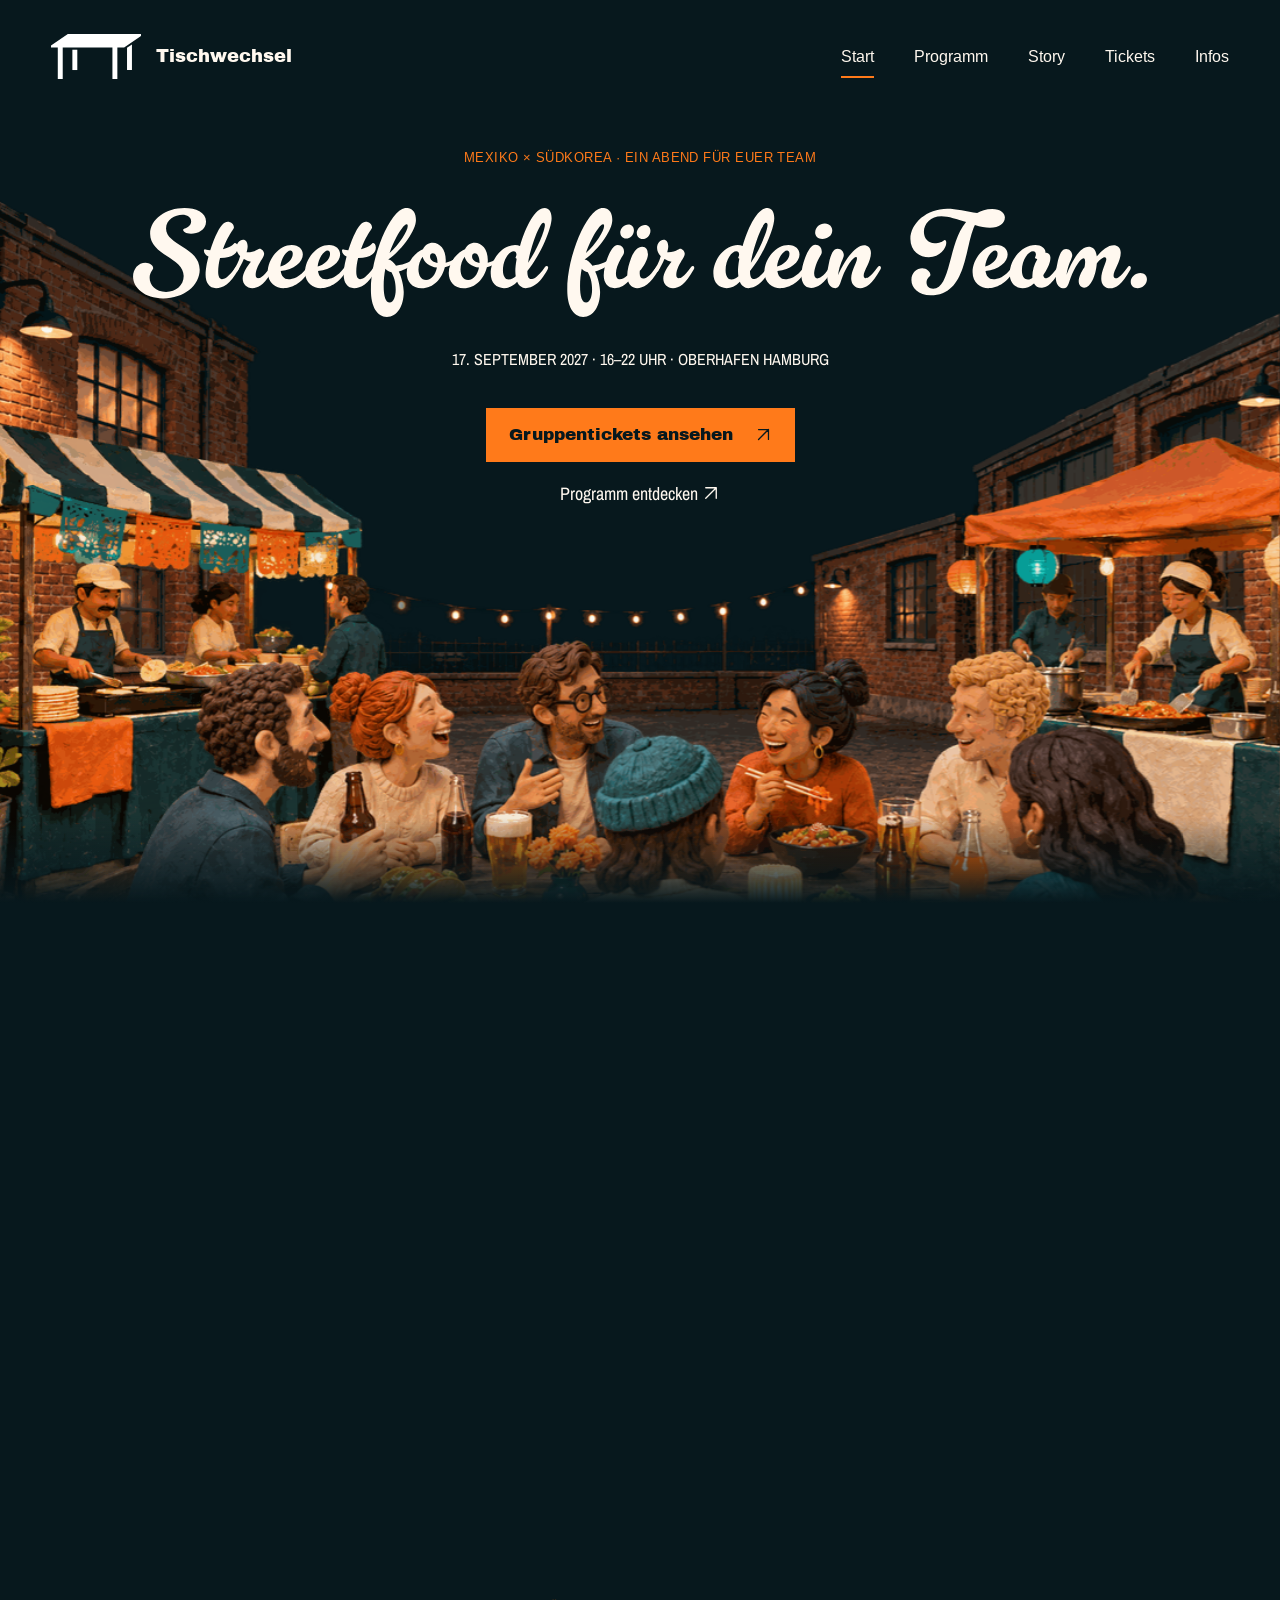
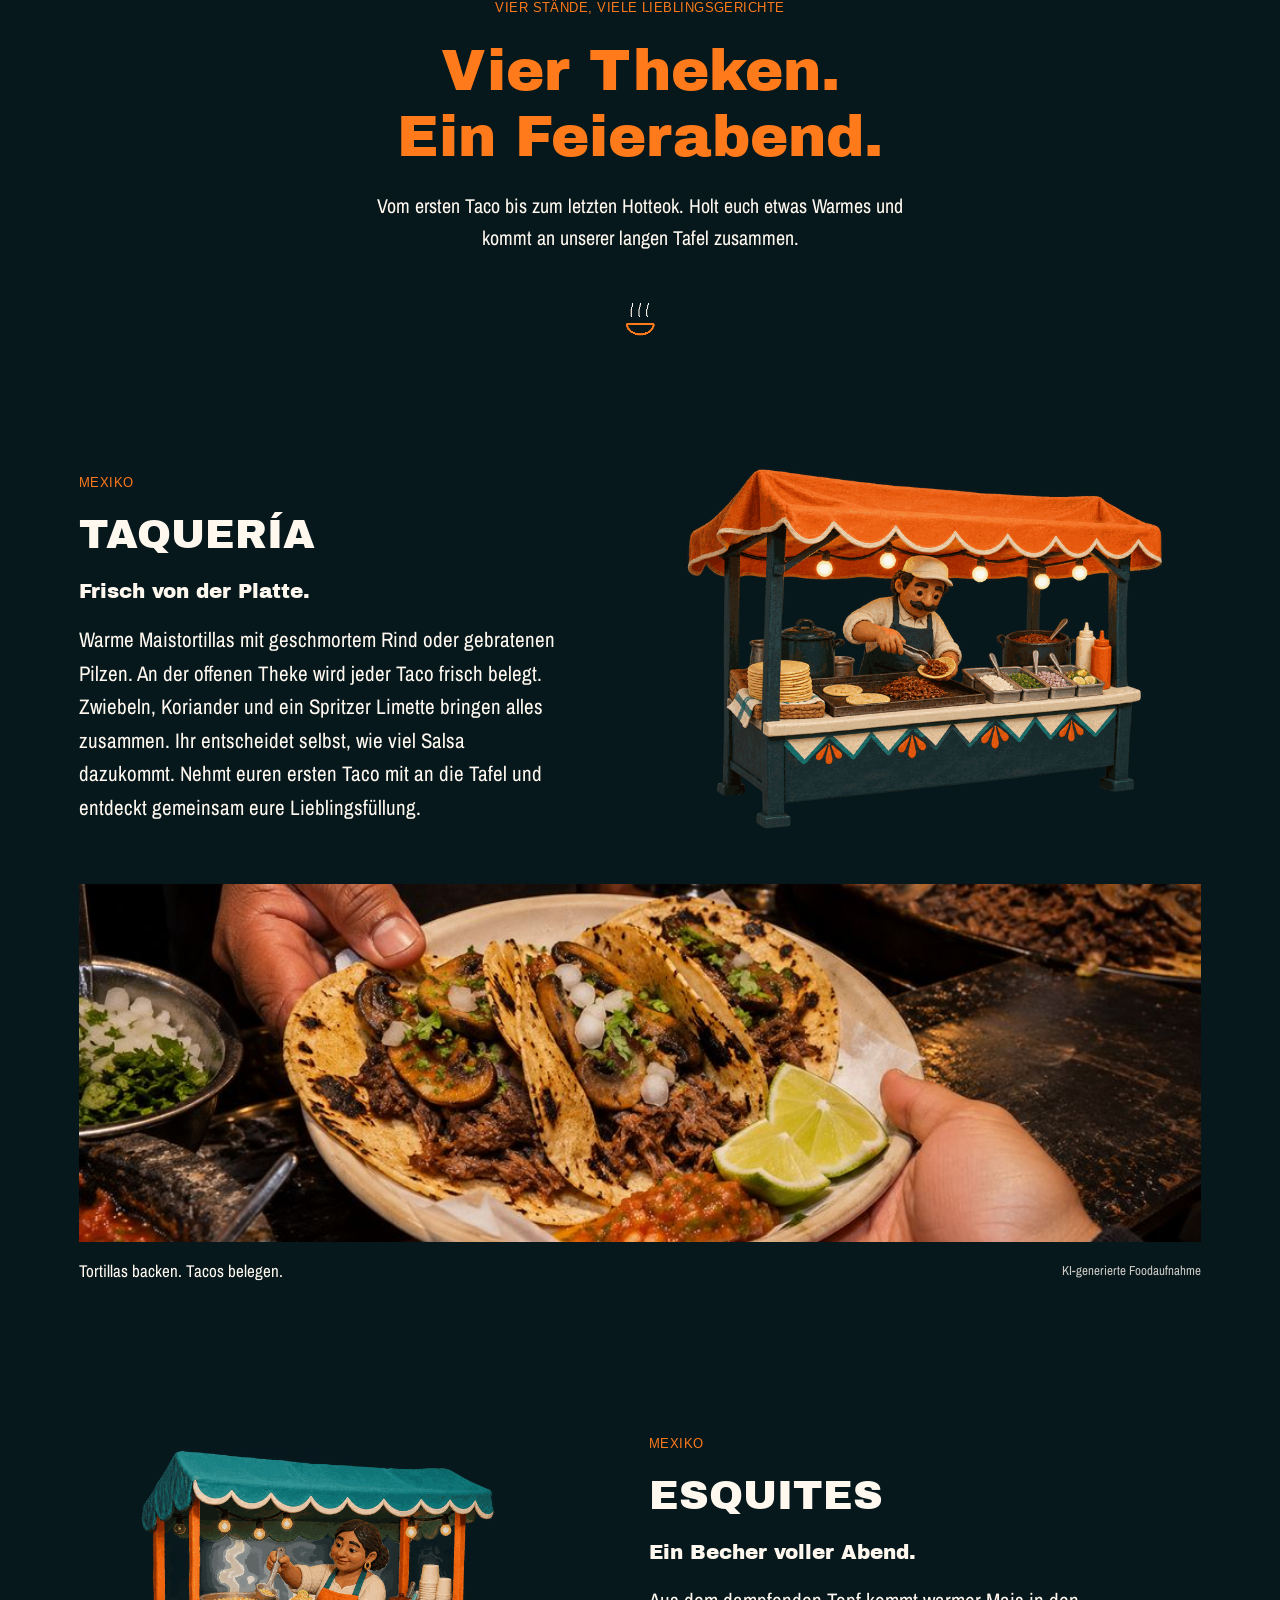
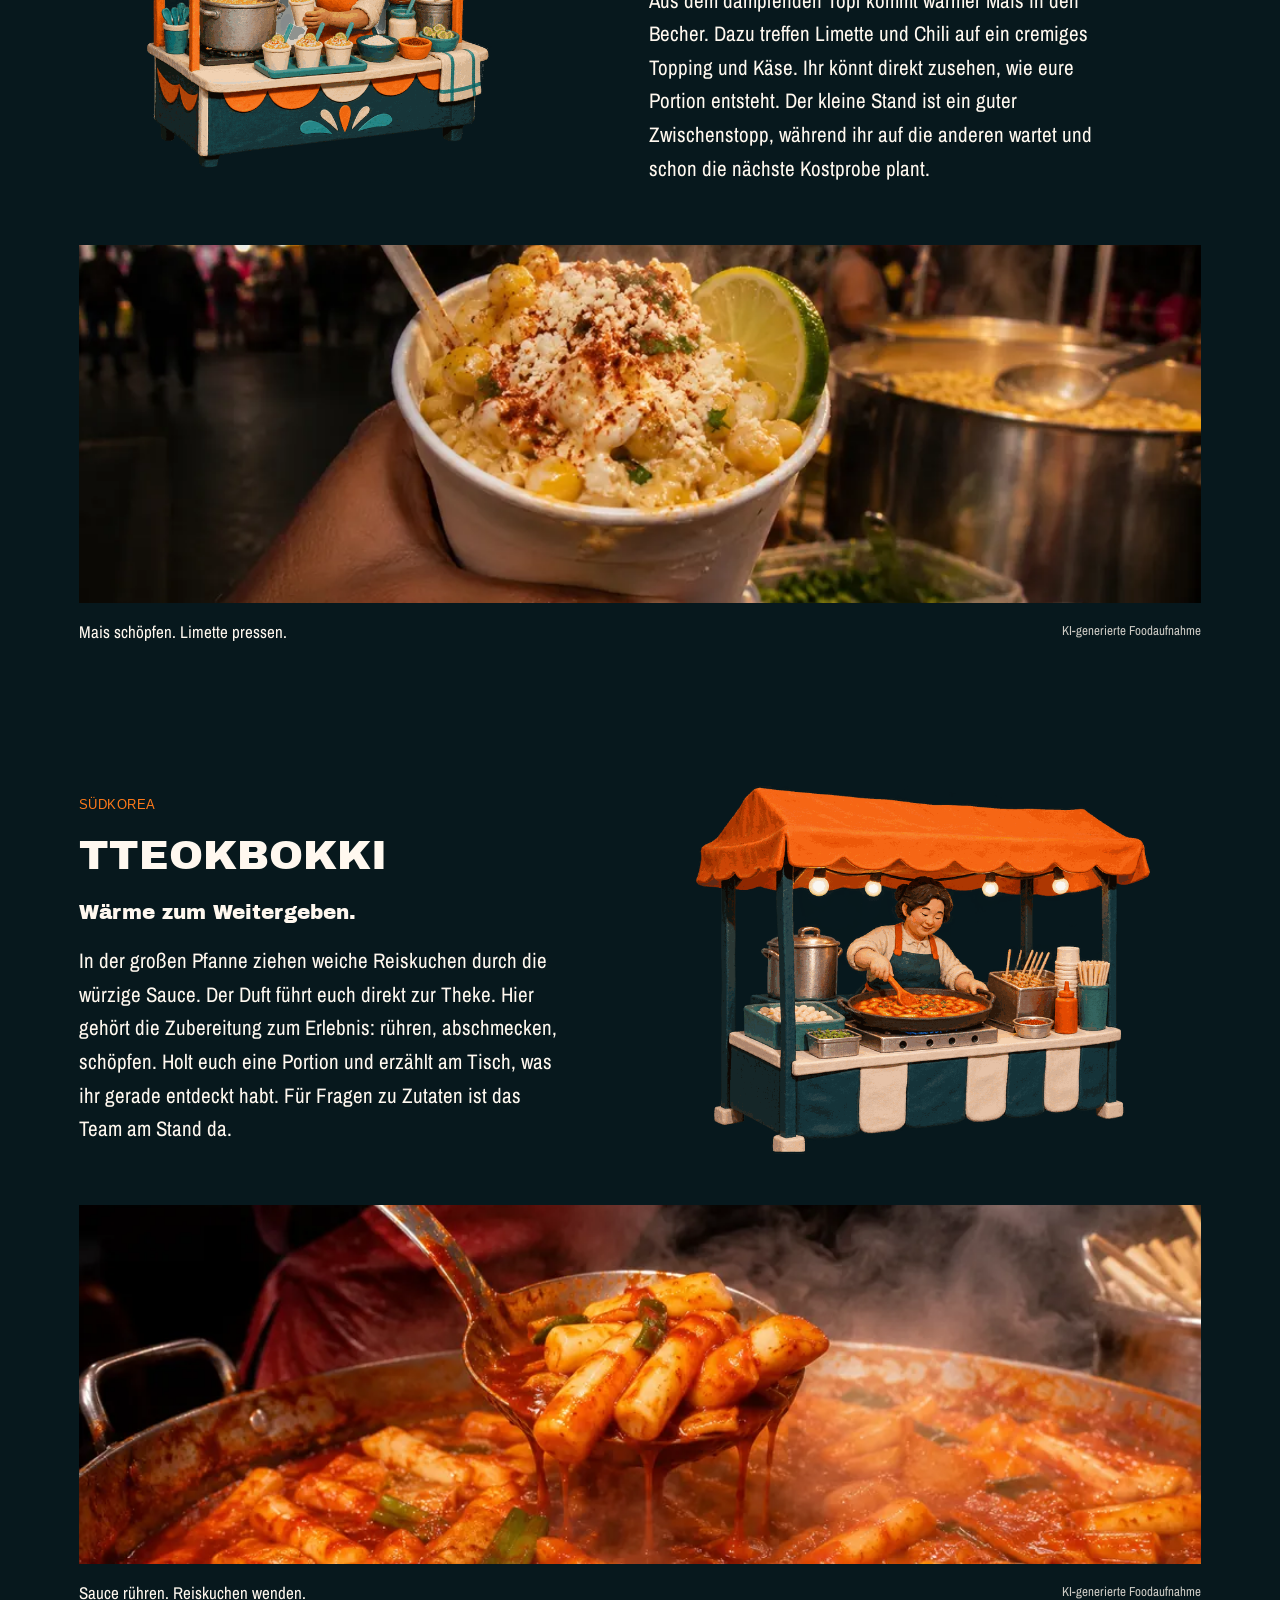
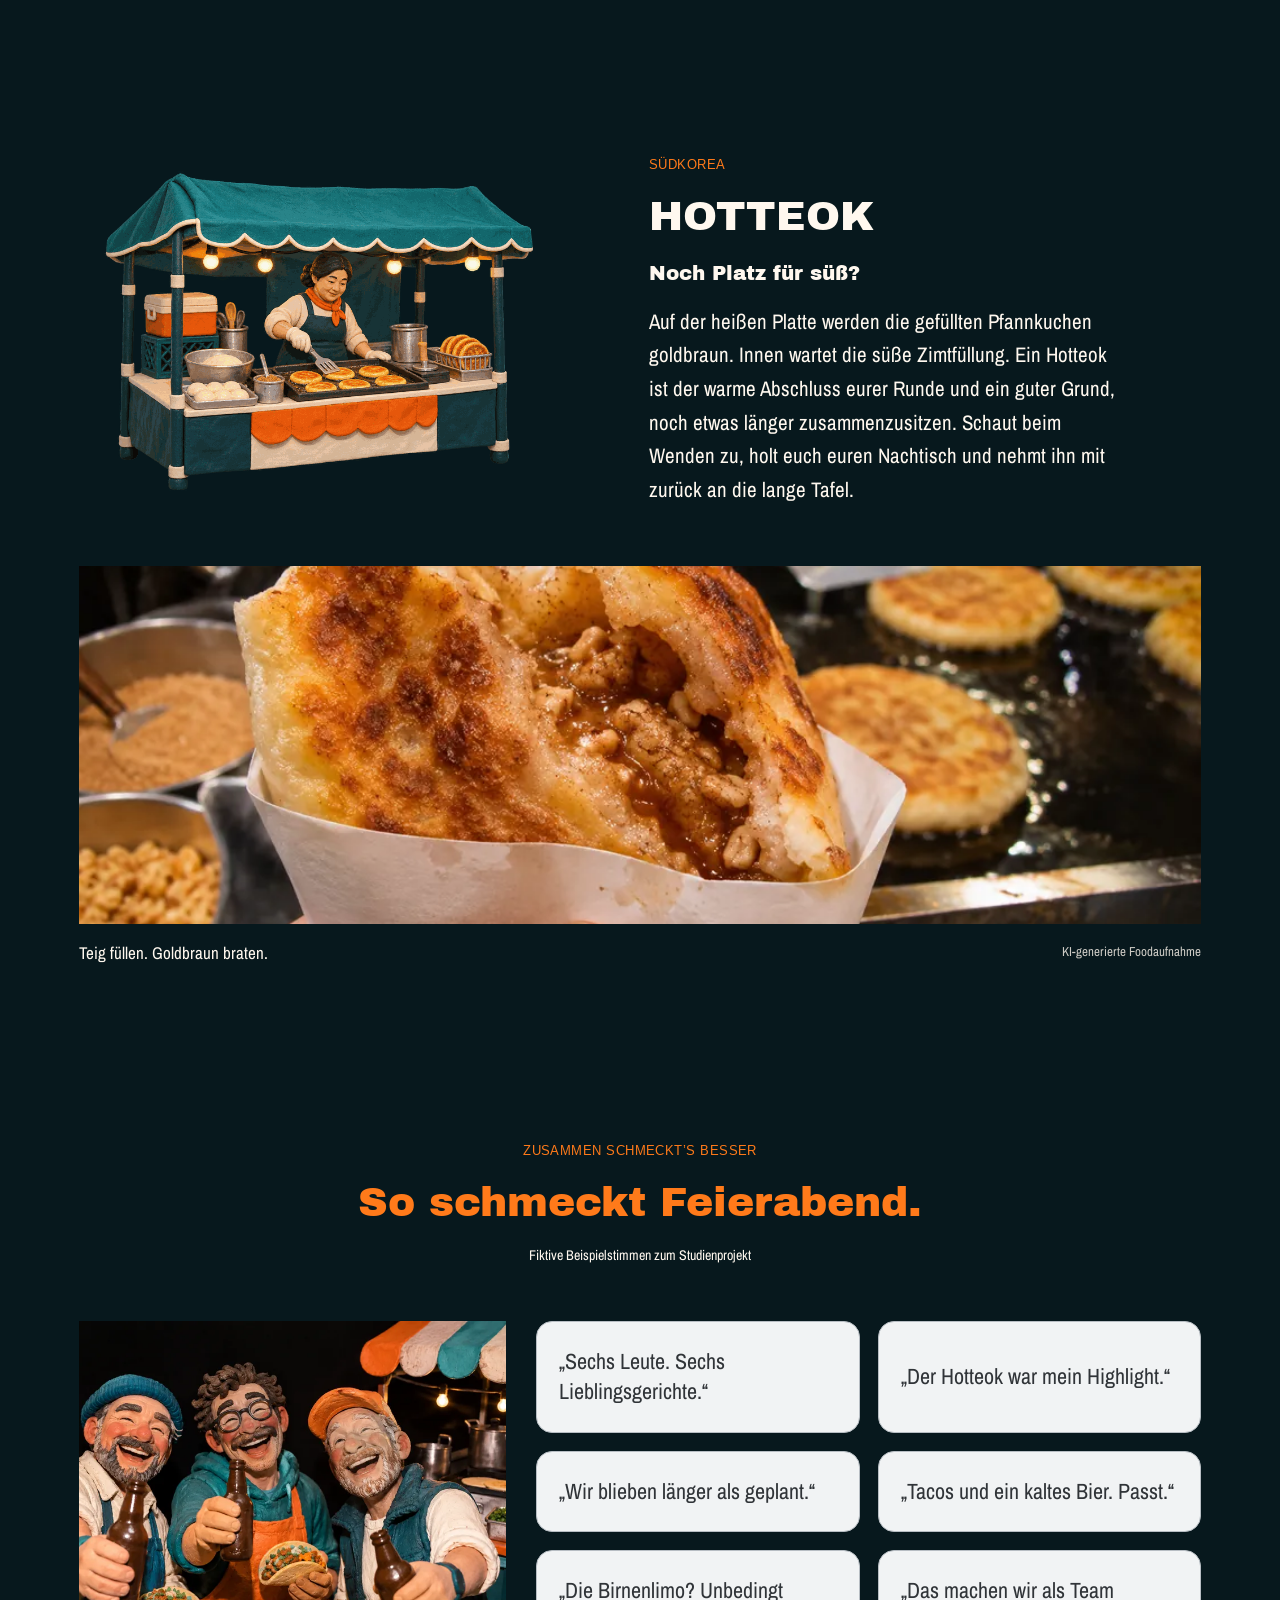
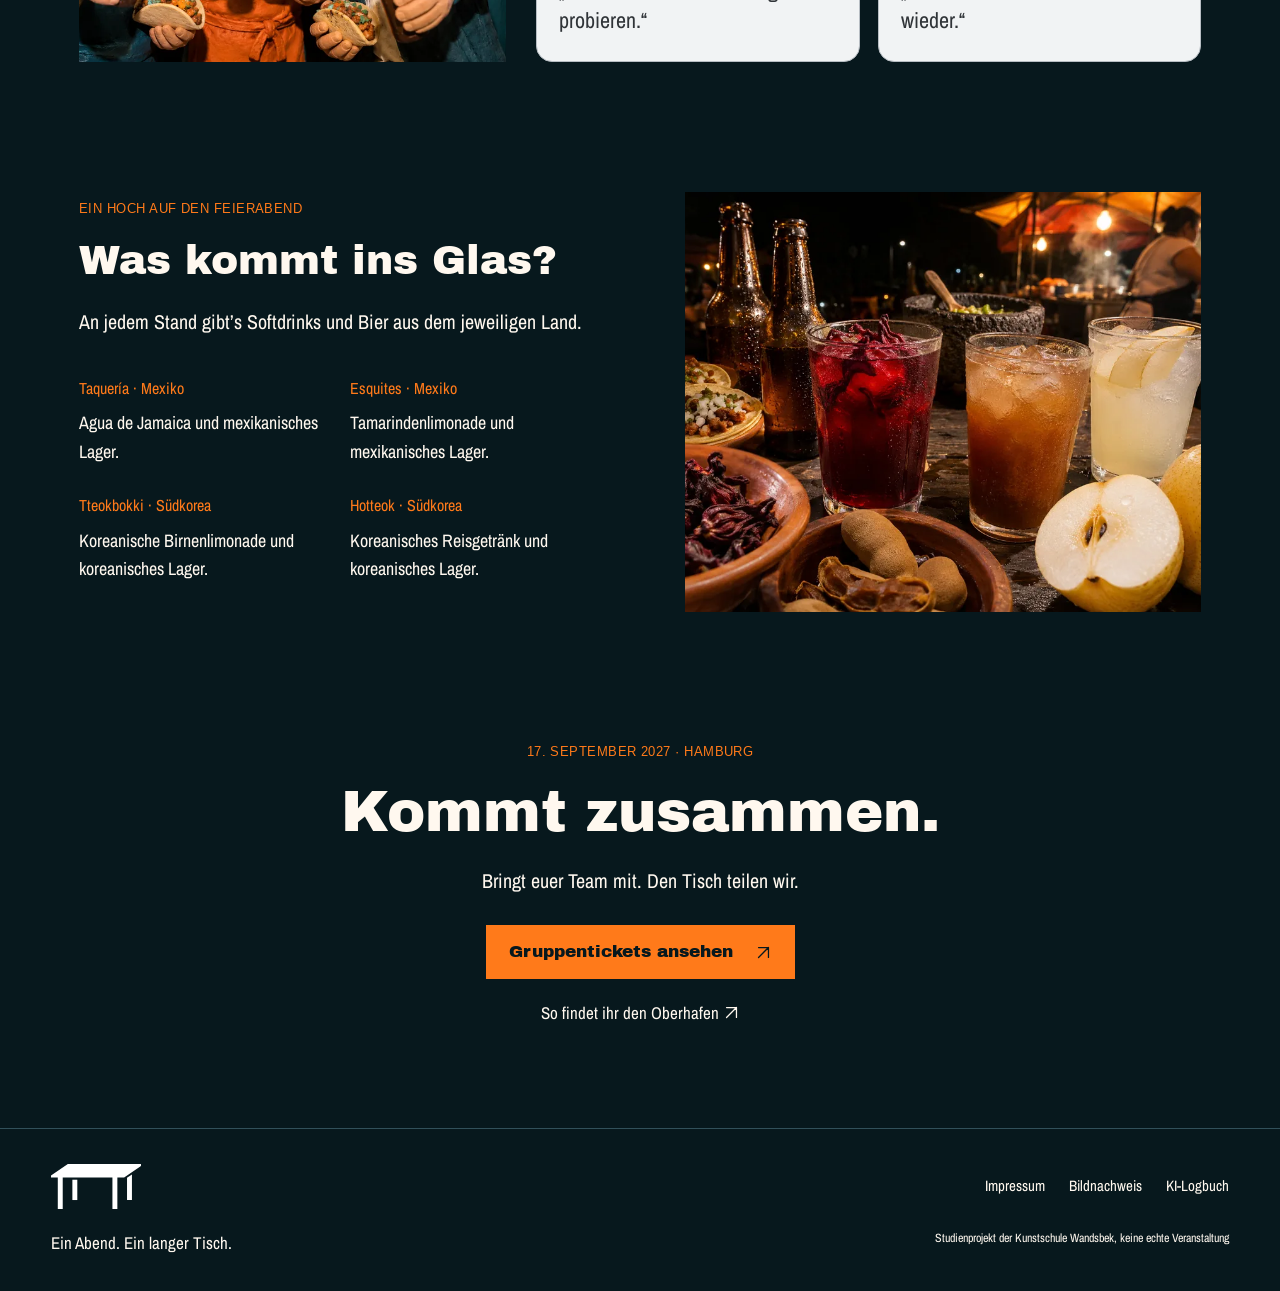
<file: index.html>
<!doctype html>
<html lang="de"><head><meta charset="utf-8"><meta name="viewport" content="width=device-width,initial-scale=1"><title>Tischwechsel – Streetfood für dein Team</title><meta name="description" content="Mexiko trifft Südkorea im Hamburger Oberhafen. Entdeckt vier Streetfood-Stände und plant euren Teamabend am 17. September 2027."><link rel="icon" href="images/favicon.png" type="image/png"><link rel="apple-touch-icon" sizes="180x180" href="images/apple-touch-icon.png"><link rel="stylesheet" href="css/style.css?v=4"><meta property="og:title" content="Tischwechsel – Streetfood für dein Team"><meta property="og:description" content="Mexiko trifft Südkorea im Hamburger Oberhafen. Entdeckt vier Streetfood-Stände und plant euren Teamabend am 17. September 2027."><meta property="og:image" content="https://donpx4-crypto.github.io/Tischwechsel-in-Hamburg/images/hero-abendmarkt.webp"><meta property="og:type" content="website"><meta property="og:url" content="https://donpx4-crypto.github.io/Tischwechsel-in-Hamburg/"><script type="application/ld+json">{"@context": "https://schema.org", "@type": "Event", "name": "Tischwechsel – Streetfood für dein Team", "startDate": "2027-09-17T16:00:00+02:00", "endDate": "2027-09-17T22:00:00+02:00", "location": {"@type": "Place", "name": "Oberhafenquartier Hamburg", "address": {"@type": "PostalAddress", "addressLocality": "Hamburg", "addressCountry": "DE"}}, "description": "Mexiko trifft Südkorea im Hamburger Oberhafen. Entdeckt vier Streetfood-Stände und plant euren Teamabend am 17. September 2027. Fiktives Studienprojekt.", "image": "https://donpx4-crypto.github.io/Tischwechsel-in-Hamburg/images/hero-abendmarkt.webp"}</script><script src="js/site.js?v=4" defer></script></head><body><a class="skip-link" href="#inhalt">Zum Inhalt springen</a><header class="site-header"><a href="index.html" class="brand" aria-label="Tischwechsel – Startseite"><img src="images/logo.svg" alt="Tischwechsel" width="6184" height="3097" class=""><span class="brand-name">Tischwechsel</span></a><button class="menu-toggle" aria-expanded="false" aria-controls="hauptnavigation" hidden>Menü <span aria-hidden="true">+</span></button><nav id="hauptnavigation" aria-label="Hauptnavigation"><a href="index.html" aria-current="page">Start</a><a href="programm.html">Programm</a><a href="story.html">Story</a><a href="tickets.html">Tickets</a><a href="infos.html">Infos</a></nav></header><main id="inhalt" tabindex="-1"><section class="hero" aria-label="Willkommen beim Abendmarkt"><div class="hero-scene"><div class="hero-art" aria-hidden="true"><img src="images/hero-hintergrund.png" alt="" width="1200" height="675" class="parallax-layer layer-0"><img src="images/hero-staende.png" alt="" width="1200" height="675" class="parallax-layer layer-1"><img src="images/hero-tafel.png" alt="" width="1200" height="675" class="parallax-layer layer-2"><img src="images/hero-vordergrund.png" alt="" width="1200" height="675" class="parallax-layer layer-3"></div><div class="hero-copy"><p class="eyebrow">Mexiko × Südkorea · Ein Abend für euer Team</p><h1 class="hero-title"><img src="images/streetfood.svg" alt="Streetfood für dein Team." width="10874" height="1174" class=""></h1><p class="event-date"><time datetime="2027-09-17">17. September 2027</time> · <time datetime="2027-09-17T16:00:00+02:00">16</time>–<time datetime="2027-09-17T22:00:00+02:00">22 Uhr</time> · Oberhafen Hamburg</p><a class="button" href="tickets.html">Gruppentickets ansehen<svg class="arrow-icon" viewBox="0 0 24 24" aria-hidden="true" focusable="false"><path d="M5 19 19 5M5 5h14v14"/></svg></a><a class="text-link" href="programm.html">Programm entdecken <svg class="arrow-icon" viewBox="0 0 24 24" aria-hidden="true" focusable="false"><path d="M5 19 19 5M5 5h14v14"/></svg></a></div></div></section><section class="market-intro"><p class="eyebrow">Vier Stände, viele Lieblingsgerichte</p><h2>Vier Theken.<br>Ein Feierabend.</h2><p>Vom ersten Taco bis zum letzten Hotteok. Holt euch etwas Warmes und kommt an unserer langen Tafel zusammen.</p><picture class="steam"><source media="(prefers-reduced-motion: reduce)" srcset="images/dampf-statisch.png"><img src="images/dampf.gif" alt="" width="80" height="80" class="" loading="lazy"></picture></section><section class="stand-section " id="taqueria"><div class="stand-layout"><div class="stand-copy"><p class="eyebrow">Mexiko</p><h2>Taquería</h2><h3>Frisch von der Platte.</h3><p>Warme Maistortillas mit geschmortem Rind oder gebratenen Pilzen. An der offenen Theke wird jeder Taco frisch belegt. Zwiebeln, Koriander und ein Spritzer Limette bringen alles zusammen. Ihr entscheidet selbst, wie viel Salsa dazukommt. Nehmt euren ersten Taco mit an die Tafel und entdeckt gemeinsam eure Lieblingsfüllung.</p></div><img src="images/stand-taqueria.png" alt="Clay-Modell des Taquería-Stands mit offener Theke" width="850" height="567" class="stand-image reveal" loading="lazy"></div><figure class="food-figure reveal"><img src="images/food-tacos.jpg" alt="Nahaufnahme der Zubereitung von Taquería" width="1200" height="800" class="" loading="lazy"><figcaption><span>Tortillas backen. Tacos belegen.</span><span class="film-note">KI-generierte Foodaufnahme</span></figcaption></figure></section><section class="stand-section reverse" id="esquites"><div class="stand-layout"><div class="stand-copy"><p class="eyebrow">Mexiko</p><h2>Esquites</h2><h3>Ein Becher voller Abend.</h3><p>Aus dem dampfenden Topf kommt warmer Mais in den Becher. Dazu treffen Limette und Chili auf ein cremiges Topping und Käse. Ihr könnt direkt zusehen, wie eure Portion entsteht. Der kleine Stand ist ein guter Zwischenstopp, während ihr auf die anderen wartet und schon die nächste Kostprobe plant.</p></div><img src="images/stand-esquites.png" alt="Clay-Modell des Esquites-Stands mit offener Theke" width="850" height="567" class="stand-image reveal" loading="lazy"></div><figure class="food-figure reveal"><img src="images/food-esquites.webp" alt="Nahaufnahme der Zubereitung von Esquites" width="1200" height="800" class="" loading="lazy"><figcaption><span>Mais schöpfen. Limette pressen.</span><span class="film-note">KI-generierte Foodaufnahme</span></figcaption></figure></section><section class="stand-section " id="tteokbokki"><div class="stand-layout"><div class="stand-copy"><p class="eyebrow">Südkorea</p><h2>Tteokbokki</h2><h3>Wärme zum Weitergeben.</h3><p>In der großen Pfanne ziehen weiche Reiskuchen durch die würzige Sauce. Der Duft führt euch direkt zur Theke. Hier gehört die Zubereitung zum Erlebnis: rühren, abschmecken, schöpfen. Holt euch eine Portion und erzählt am Tisch, was ihr gerade entdeckt habt. Für Fragen zu Zutaten ist das Team am Stand da.</p></div><img src="images/stand-tteokbokki.png" alt="Clay-Modell des Tteokbokki-Stands mit offener Theke" width="850" height="567" class="stand-image reveal" loading="lazy"></div><figure class="food-figure reveal"><img src="images/food-tteokbokki.webp" alt="Nahaufnahme der Zubereitung von Tteokbokki" width="1200" height="800" class="" loading="lazy"><figcaption><span>Sauce rühren. Reiskuchen wenden.</span><span class="film-note">KI-generierte Foodaufnahme</span></figcaption></figure></section><section class="stand-section reverse" id="hotteok"><div class="stand-layout"><div class="stand-copy"><p class="eyebrow">Südkorea</p><h2>Hotteok</h2><h3>Noch Platz für süß?</h3><p>Auf der heißen Platte werden die gefüllten Pfannkuchen goldbraun. Innen wartet die süße Zimtfüllung. Ein Hotteok ist der warme Abschluss eurer Runde und ein guter Grund, noch etwas länger zusammenzusitzen. Schaut beim Wenden zu, holt euch euren Nachtisch und nehmt ihn mit zurück an die lange Tafel.</p></div><img src="images/stand-hotteok.png" alt="Clay-Modell des Hotteok-Stands mit offener Theke" width="850" height="567" class="stand-image reveal" loading="lazy"></div><figure class="food-figure reveal"><img src="images/food-hotteok.webp" alt="Nahaufnahme der Zubereitung von Hotteok" width="1200" height="800" class="" loading="lazy"><figcaption><span>Teig füllen. Goldbraun braten.</span><span class="film-note">KI-generierte Foodaufnahme</span></figcaption></figure></section><section class="love"><p class="eyebrow">Zusammen schmeckt’s besser</p><h2>So schmeckt Feierabend.</h2><p class="disclosure">Fiktive Beispielstimmen zum Studienprojekt</p><div class="love-grid"><img src="images/gaeste-bier-und-tacos.webp" alt="Drei fröhliche erwachsene Clay-Gäste halten Bier und Tacos in die Kamera" width="1200" height="800" class="love-photo" loading="lazy"><div class="quotes"><blockquote class="reveal"><p>„Sechs Leute. Sechs Lieblingsgerichte.“</p></blockquote><blockquote class="reveal"><p>„Der Hotteok war mein Highlight.“</p></blockquote><blockquote class="reveal"><p>„Wir blieben länger als geplant.“</p></blockquote><blockquote class="reveal"><p>„Tacos und ein kaltes Bier. Passt.“</p></blockquote><blockquote class="reveal"><p>„Die Birnenlimo? Unbedingt probieren.“</p></blockquote><blockquote class="reveal"><p>„Das machen wir als Team wieder.“</p></blockquote></div></div></section><section class="drinks"><div><p class="eyebrow">Ein Hoch auf den Feierabend</p><h2>Was kommt ins Glas?</h2><p>An jedem Stand gibt’s Softdrinks und Bier aus dem jeweiligen Land.</p><dl><dt>Taquería · Mexiko</dt><dd>Agua de Jamaica und mexikanisches Lager.</dd><dt>Esquites · Mexiko</dt><dd>Tamarindenlimonade und mexikanisches Lager.</dd><dt>Tteokbokki · Südkorea</dt><dd>Koreanische Birnenlimonade und koreanisches Lager.</dd><dt>Hotteok · Südkorea</dt><dd>Koreanisches Reisgetränk und koreanisches Lager.</dd></dl></div><img src="images/getraenke.webp" alt="Bier und verschiedene Softdrinks auf einem dunklen Markttisch" width="1200" height="800" class="reveal" loading="lazy"></section><section class="closing"><p class="eyebrow">17. September 2027 · Hamburg</p><h2>Kommt zusammen.</h2><p>Bringt euer Team mit. Den Tisch teilen wir.</p><a class="button" href="tickets.html">Gruppentickets ansehen<svg class="arrow-icon" viewBox="0 0 24 24" aria-hidden="true" focusable="false"><path d="M5 19 19 5M5 5h14v14"/></svg></a><a class="text-link" href="infos.html#anfahrt">So findet ihr den Oberhafen <svg class="arrow-icon" viewBox="0 0 24 24" aria-hidden="true" focusable="false"><path d="M5 19 19 5M5 5h14v14"/></svg></a></section></main><footer class="site-footer"><a class="brand" href="index.html"><img src="images/logo.svg" alt="Tischwechsel" width="6184" height="3097" class="" loading="lazy"> </a><p>Ein Abend. Ein langer Tisch.</p><div><a href="infos.html#impressum">Impressum</a><a href="infos.html#bildnachweis">Bildnachweis</a><a href="logbuch.pdf">KI-Logbuch</a></div><small>Studienprojekt der Kunstschule Wandsbek, keine echte Veranstaltung</small></footer></body></html>
</file>
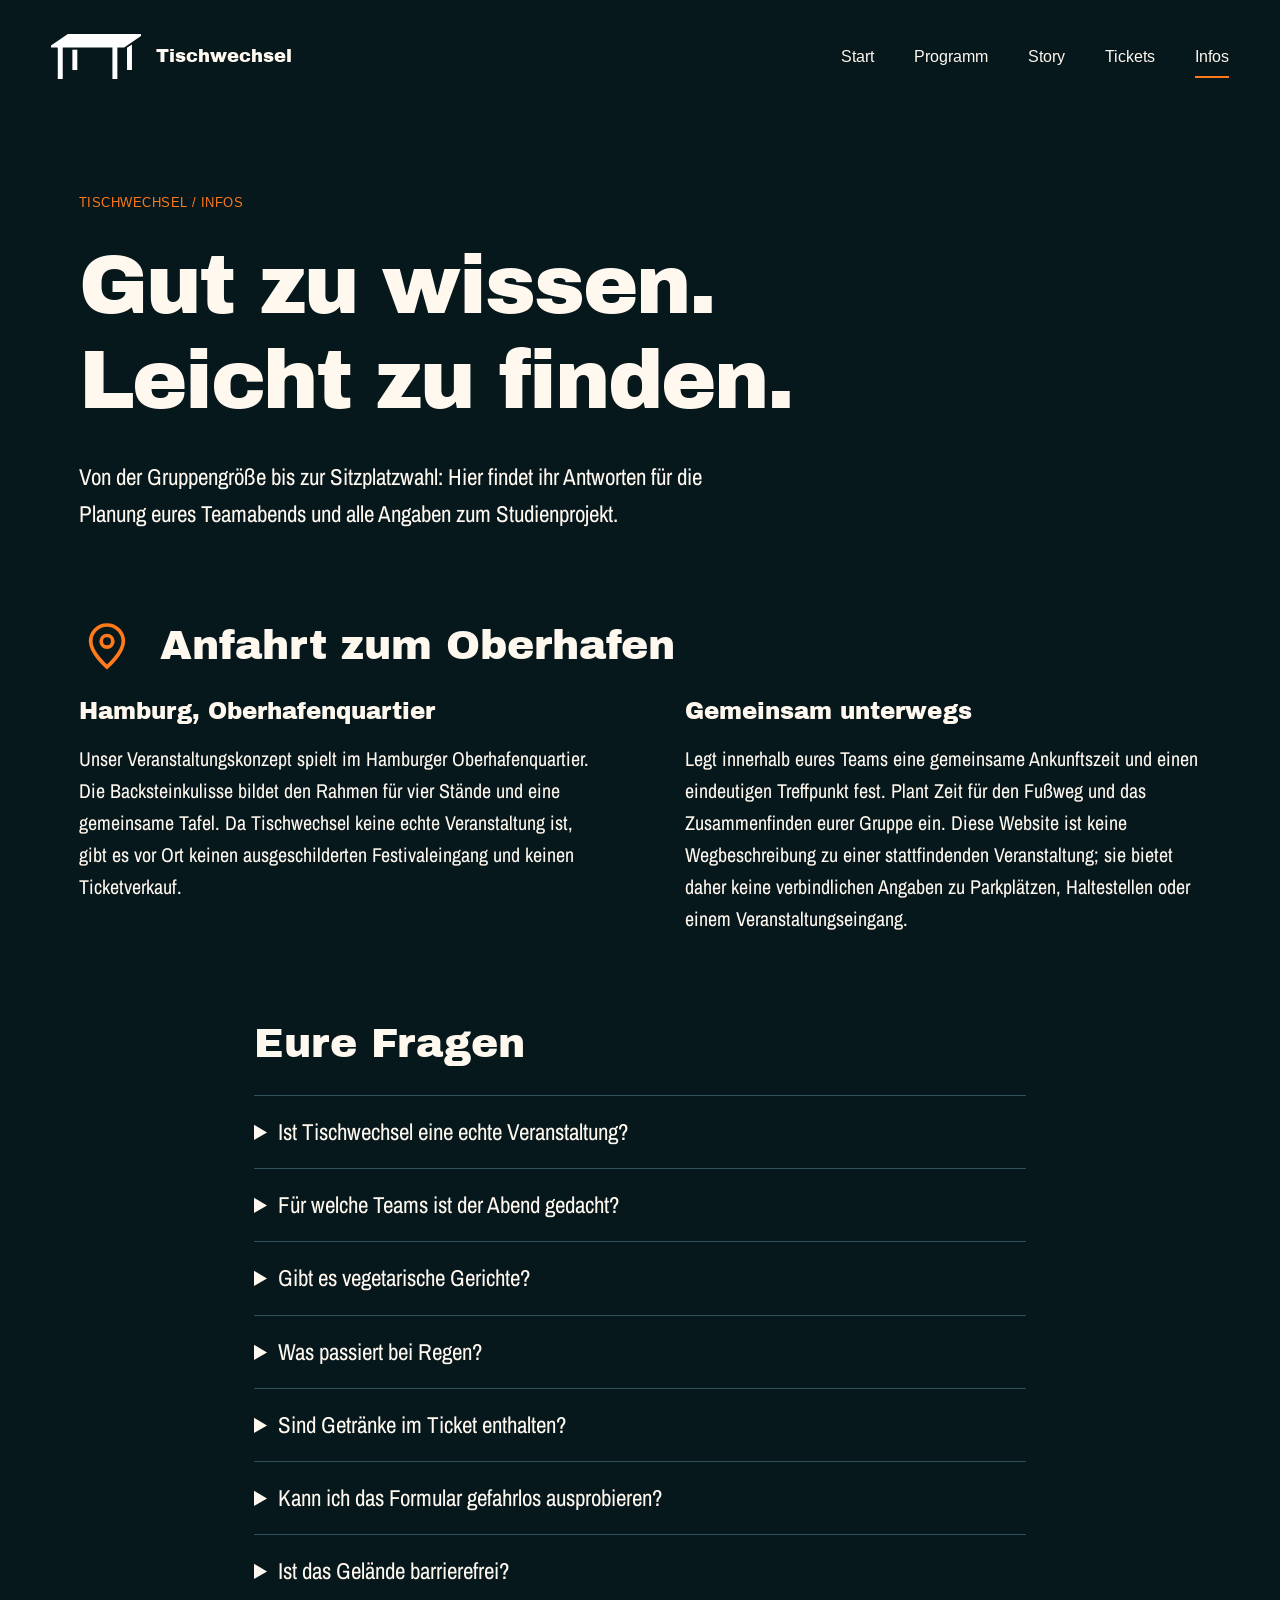
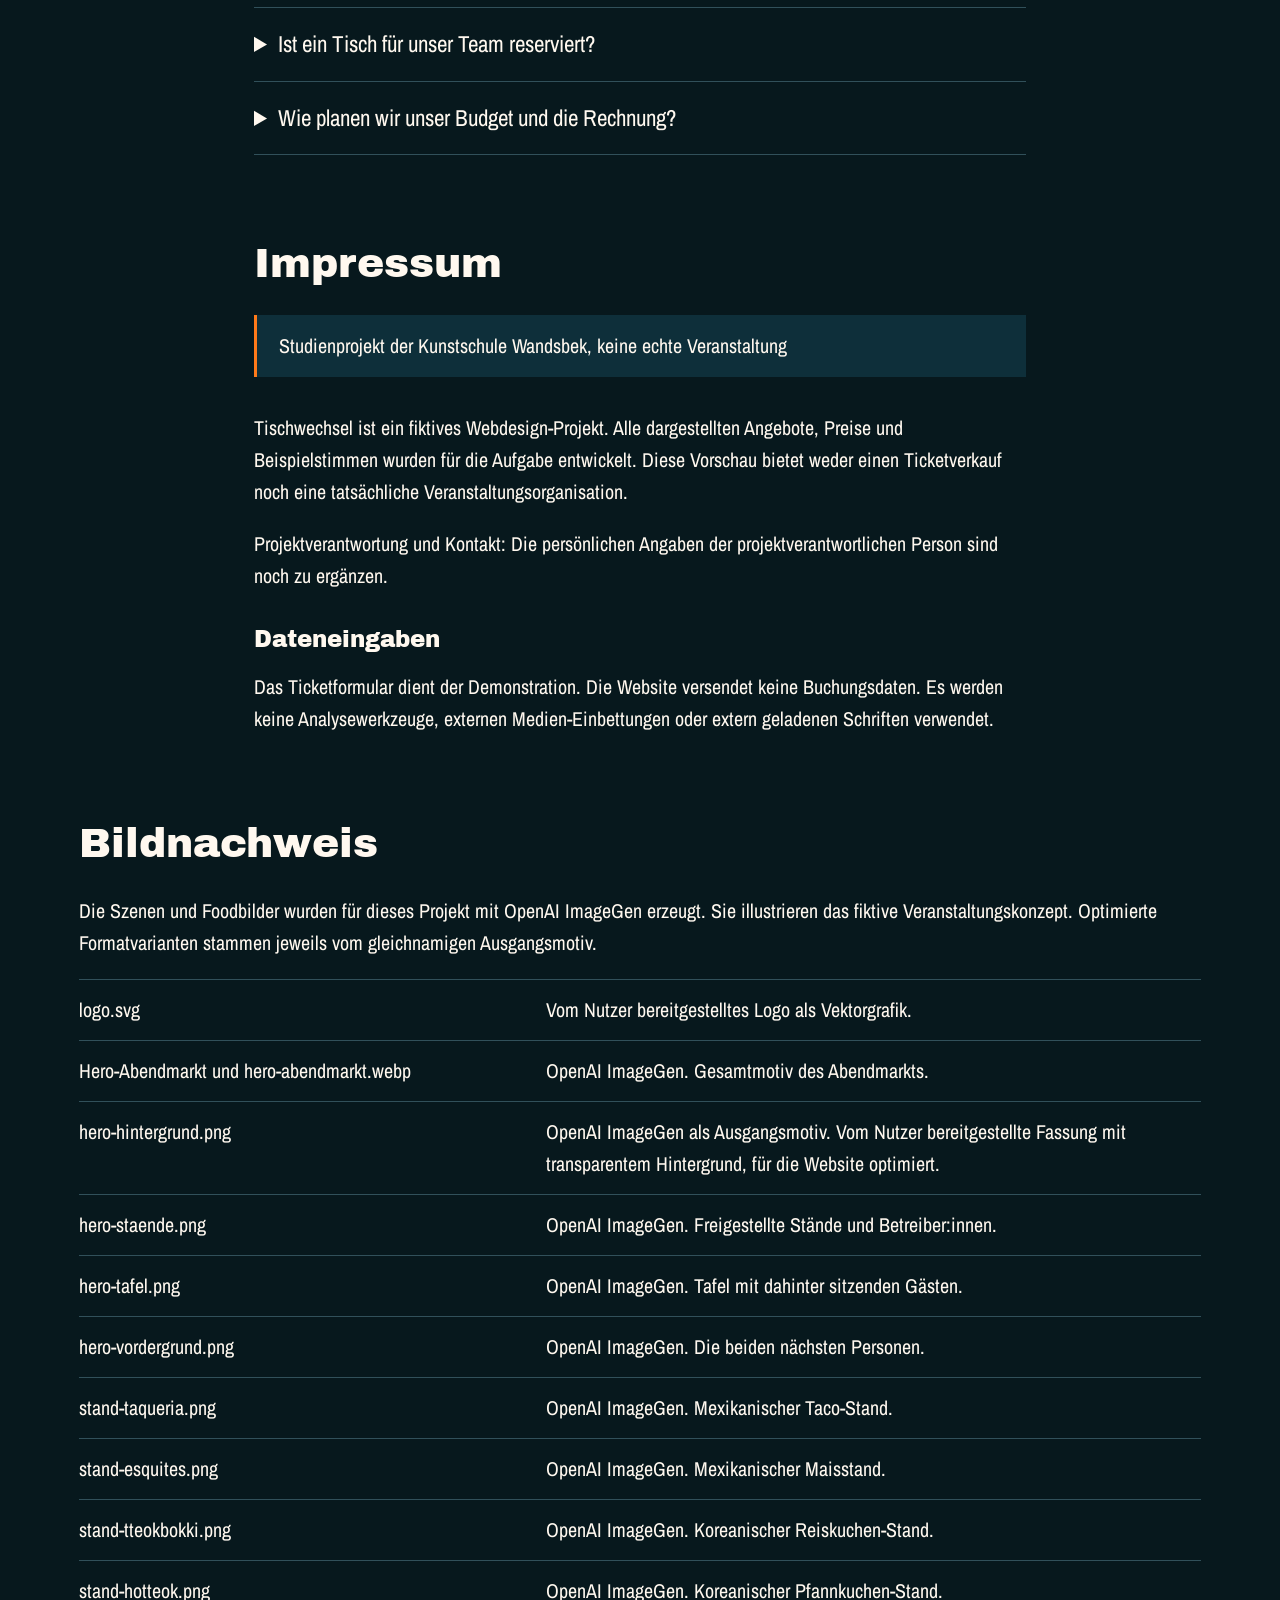
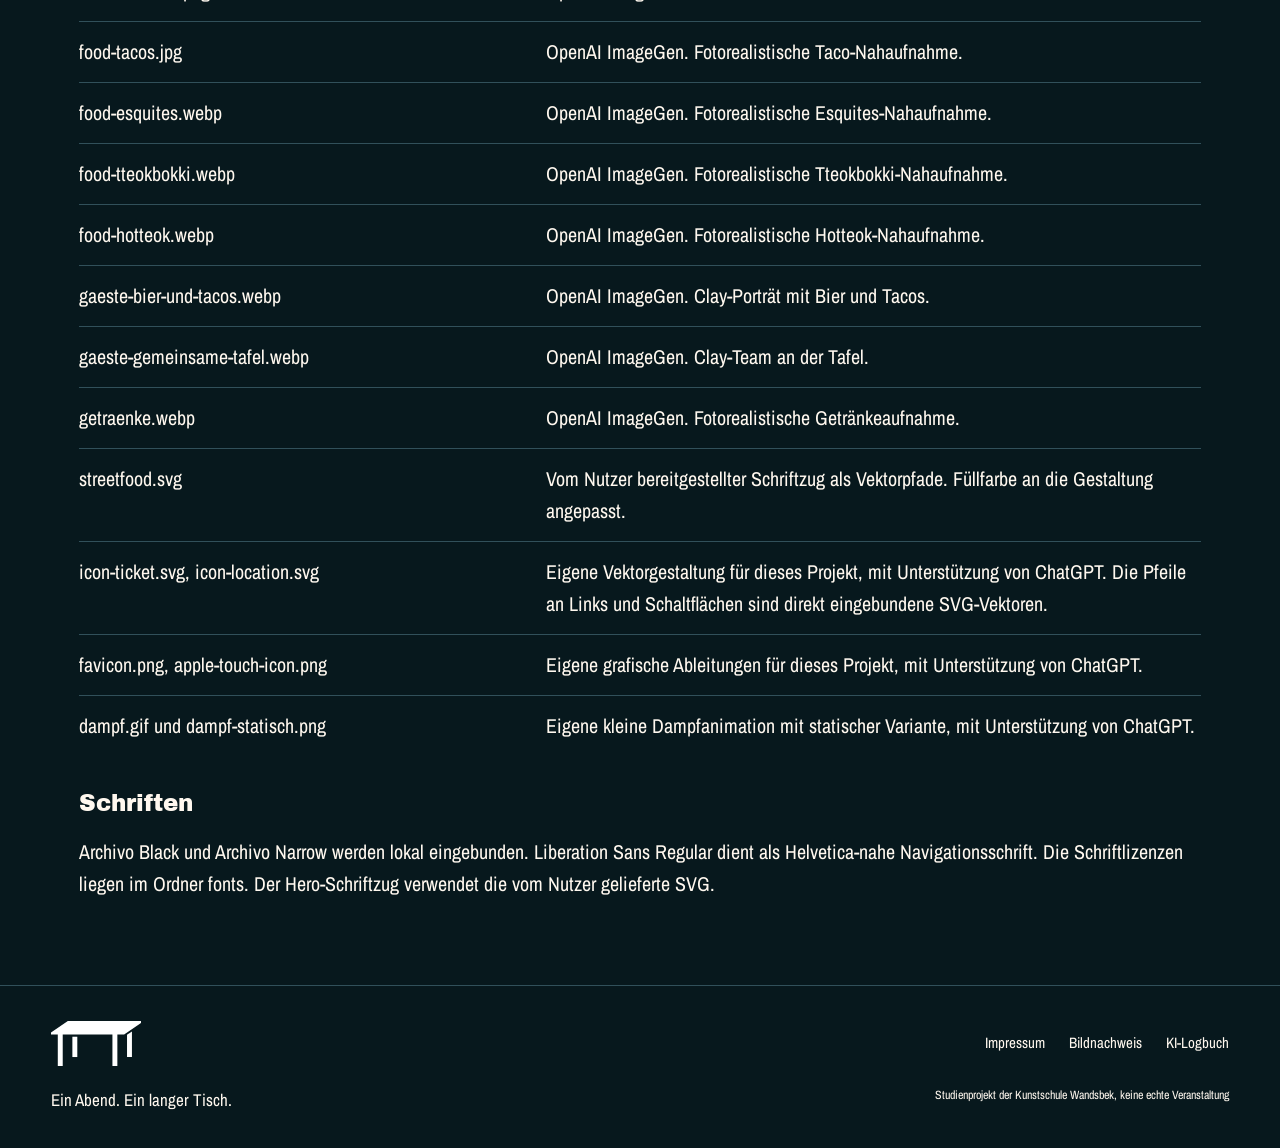
<file: infos.html>
<!doctype html>
<html lang="de"><head><meta charset="utf-8"><meta name="viewport" content="width=device-width,initial-scale=1"><title>Anfahrt und Fragen – Tischwechsel Hamburg</title><meta name="description" content="Alle Informationen zu Anfahrt, Essen und Organisation bei Tischwechsel. Dazu FAQ, Impressum und Bildnachweise des fiktiven Studienprojekts."><link rel="icon" href="images/favicon.png" type="image/png"><link rel="apple-touch-icon" sizes="180x180" href="images/apple-touch-icon.png"><link rel="stylesheet" href="css/style.css?v=4"><script src="js/site.js?v=4" defer></script></head><body><a class="skip-link" href="#inhalt">Zum Inhalt springen</a><header class="site-header"><a href="index.html" class="brand" aria-label="Tischwechsel – Startseite"><img src="images/logo.svg" alt="Tischwechsel" width="6184" height="3097" class=""><span class="brand-name">Tischwechsel</span></a><button class="menu-toggle" aria-expanded="false" aria-controls="hauptnavigation" hidden>Menü <span aria-hidden="true">+</span></button><nav id="hauptnavigation" aria-label="Hauptnavigation"><a href="index.html">Start</a><a href="programm.html">Programm</a><a href="story.html">Story</a><a href="tickets.html">Tickets</a><a href="infos.html" aria-current="page">Infos</a></nav></header><main id="inhalt" tabindex="-1"><section class="page-intro"><p class="eyebrow">Tischwechsel / Infos</p><h1>Gut zu wissen.<br>Leicht zu finden.</h1><p>Von der Gruppengröße bis zur Sitzplatzwahl: Hier findet ihr Antworten für die Planung eures Teamabends und alle Angaben zum Studienprojekt.</p></section><section class="content-section" id="anfahrt"><div class="info-heading"><img src="images/icon-location.svg" alt="" width="56" height="56" class="" loading="lazy"><h2>Anfahrt zum Oberhafen</h2></div><div class="two-columns"><div><h3>Hamburg, Oberhafenquartier</h3><p>Unser Veranstaltungskonzept spielt im Hamburger Oberhafenquartier. Die Backsteinkulisse bildet den Rahmen für vier Stände und eine gemeinsame Tafel. Da Tischwechsel keine echte Veranstaltung ist, gibt es vor Ort keinen ausgeschilderten Festivaleingang und keinen Ticketverkauf.</p></div><div><h3>Gemeinsam unterwegs</h3><p>Legt innerhalb eures Teams eine gemeinsame Ankunftszeit und einen eindeutigen Treffpunkt fest. Plant Zeit für den Fußweg und das Zusammenfinden eurer Gruppe ein. Diese Website ist keine Wegbeschreibung zu einer stattfindenden Veranstaltung; sie bietet daher keine verbindlichen Angaben zu Parkplätzen, Haltestellen oder einem Veranstaltungseingang.</p></div></div></section><section class="content-section narrow" id="faq"><h2>Eure Fragen</h2><details><summary>Ist Tischwechsel eine echte Veranstaltung?</summary><p>Tischwechsel ist ein fiktives Studienprojekt der Kunstschule Wandsbek. Termin, Preise, Programm und Buchungsablauf dienen der Gestaltung dieser Website. Es werden keine Tickets verkauft.</p></details><details><summary>Für welche Teams ist der Abend gedacht?</summary><p>Das Konzept richtet sich an erwachsene Firmen-Teams, die einen gemeinsamen Feierabend verbringen möchten. Die Beispielpakete beginnen bei vier Personen. Das Demoformular lässt Gruppen bis 80 Personen zu.</p></details><details><summary>Gibt es vegetarische Gerichte?</summary><p>An der Taquería gehört eine Pilzfüllung zum Angebot. Pflanzliche Zutaten allein bedeuten jedoch nicht, dass ein ganzes Gericht vegan oder für bestimmte Allergien geeignet ist. Für die erfundenen Gerichte liegen keine verbindlichen Allergenangaben vor.</p></details><details><summary>Was passiert bei Regen?</summary><p>Tischwechsel ist als Abendmarkt unter freiem Himmel gedacht. Die Dächer der Stände schützen deren Arbeitsbereiche; sie bedeuten keine überdachten Sitzplätze für alle Gäste. Eine wetterunabhängige Durchführung wird mit diesem Studienprojekt nicht zugesagt.</p></details><details><summary>Sind Getränke im Ticket enthalten?</summary><p>Das Paket Lange Tafel enthält zwei Getränke pro Person. Beim Paket Marktrunde werden Getränke separat bestellt. Jeder Stand bietet Softdrinks und Bier aus dem jeweiligen Land an.</p></details><details><summary>Kann ich das Formular gefahrlos ausprobieren?</summary><p>Verwendet Beispieldaten. Die JavaScript-Demo verarbeitet Eingaben nur im Browser und verwirft sie nach dem Abschluss. Es werden keine Buchungsdaten an einen Server übermittelt.</p></details><details><summary>Ist das Gelände barrierefrei?</summary><p>Eine barrierefreie Veranstaltungsfläche ist mit diesem Studienprojekt nicht nachgewiesen. Deshalb machen wir keine Zusagen zu stufenlosen Wegen, zugänglichen Toiletten oder Eingängen. Die Website bietet eine Tastaturnavigation und berücksichtigt die Systemeinstellung für reduzierte Bewegung.</p></details><details><summary>Ist ein Tisch für unser Team reserviert?</summary><p>Beide Pakete sehen freie Platzwahl an der gemeinsamen Tafel vor. Ein exklusiver Tisch oder zusammenhängende Plätze für die gesamte Gruppe sind nicht enthalten. Kommt gemeinsam an und vereinbart einen Treffpunkt, falls ihr euch auf verschiedene Stände verteilt.</p></details><details><summary>Wie planen wir unser Budget und die Rechnung?</summary><p>Wählt im Formular ein Paket und die Personenzahl. Die Beispielsumme wird sofort berechnet. Die Demo erstellt weder eine Rechnung noch eine Zahlungsaufforderung. Für mehr als 80 Personen ist keine Auswahl vorgesehen.</p></details></section><section class="content-section narrow" id="impressum"><h2>Impressum</h2><p class="notice">Studienprojekt der Kunstschule Wandsbek, keine echte Veranstaltung</p><p>Tischwechsel ist ein fiktives Webdesign-Projekt. Alle dargestellten Angebote, Preise und Beispielstimmen wurden für die Aufgabe entwickelt. Diese Vorschau bietet weder einen Ticketverkauf noch eine tatsächliche Veranstaltungsorganisation.</p><p>Projektverantwortung und Kontakt: Die persönlichen Angaben der projektverantwortlichen Person sind noch zu ergänzen.</p><h3>Dateneingaben</h3><p>Das Ticketformular dient der Demonstration. Die Website versendet keine Buchungsdaten. Es werden keine Analysewerkzeuge, externen Medien-Einbettungen oder extern geladenen Schriften verwendet.</p></section><section class="content-section" id="bildnachweis"><h2>Bildnachweis</h2><p>Die Szenen und Foodbilder wurden für dieses Projekt mit OpenAI ImageGen erzeugt. Sie illustrieren das fiktive Veranstaltungskonzept. Optimierte Formatvarianten stammen jeweils vom gleichnamigen Ausgangsmotiv.</p><dl class="credits"><div><dt>logo.svg</dt><dd>Vom Nutzer bereitgestelltes Logo als Vektorgrafik.</dd></div><div><dt>Hero-Abendmarkt und hero-abendmarkt.webp</dt><dd>OpenAI ImageGen. Gesamtmotiv des Abendmarkts.</dd></div><div><dt>hero-hintergrund.png</dt><dd>OpenAI ImageGen als Ausgangsmotiv. Vom Nutzer bereitgestellte Fassung mit transparentem Hintergrund, für die Website optimiert.</dd></div><div><dt>hero-staende.png</dt><dd>OpenAI ImageGen. Freigestellte Stände und Betreiber:innen.</dd></div><div><dt>hero-tafel.png</dt><dd>OpenAI ImageGen. Tafel mit dahinter sitzenden Gästen.</dd></div><div><dt>hero-vordergrund.png</dt><dd>OpenAI ImageGen. Die beiden nächsten Personen.</dd></div><div><dt>stand-taqueria.png</dt><dd>OpenAI ImageGen. Mexikanischer Taco-Stand.</dd></div><div><dt>stand-esquites.png</dt><dd>OpenAI ImageGen. Mexikanischer Maisstand.</dd></div><div><dt>stand-tteokbokki.png</dt><dd>OpenAI ImageGen. Koreanischer Reiskuchen-Stand.</dd></div><div><dt>stand-hotteok.png</dt><dd>OpenAI ImageGen. Koreanischer Pfannkuchen-Stand.</dd></div><div><dt>food-tacos.jpg</dt><dd>OpenAI ImageGen. Fotorealistische Taco-Nahaufnahme.</dd></div><div><dt>food-esquites.webp</dt><dd>OpenAI ImageGen. Fotorealistische Esquites-Nahaufnahme.</dd></div><div><dt>food-tteokbokki.webp</dt><dd>OpenAI ImageGen. Fotorealistische Tteokbokki-Nahaufnahme.</dd></div><div><dt>food-hotteok.webp</dt><dd>OpenAI ImageGen. Fotorealistische Hotteok-Nahaufnahme.</dd></div><div><dt>gaeste-bier-und-tacos.webp</dt><dd>OpenAI ImageGen. Clay-Porträt mit Bier und Tacos.</dd></div><div><dt>gaeste-gemeinsame-tafel.webp</dt><dd>OpenAI ImageGen. Clay-Team an der Tafel.</dd></div><div><dt>getraenke.webp</dt><dd>OpenAI ImageGen. Fotorealistische Getränkeaufnahme.</dd></div><div><dt>streetfood.svg</dt><dd>Vom Nutzer bereitgestellter Schriftzug als Vektorpfade. Füllfarbe an die Gestaltung angepasst.</dd></div><div><dt>icon-ticket.svg, icon-location.svg</dt><dd>Eigene Vektorgestaltung für dieses Projekt, mit Unterstützung von ChatGPT. Die Pfeile an Links und Schaltflächen sind direkt eingebundene SVG-Vektoren.</dd></div><div><dt>favicon.png, apple-touch-icon.png</dt><dd>Eigene grafische Ableitungen für dieses Projekt, mit Unterstützung von ChatGPT.</dd></div><div><dt>dampf.gif und dampf-statisch.png</dt><dd>Eigene kleine Dampfanimation mit statischer Variante, mit Unterstützung von ChatGPT.</dd></div></dl><h3>Schriften</h3><p>Archivo Black und Archivo Narrow werden lokal eingebunden. Liberation Sans Regular dient als Helvetica-nahe Navigationsschrift. Die Schriftlizenzen liegen im Ordner fonts. Der Hero-Schriftzug verwendet die vom Nutzer gelieferte SVG.</p></section></main><footer class="site-footer"><a class="brand" href="index.html"><img src="images/logo.svg" alt="Tischwechsel" width="6184" height="3097" class="" loading="lazy"> </a><p>Ein Abend. Ein langer Tisch.</p><div><a href="infos.html#impressum">Impressum</a><a href="infos.html#bildnachweis">Bildnachweis</a><a href="logbuch.pdf">KI-Logbuch</a></div><small>Studienprojekt der Kunstschule Wandsbek, keine echte Veranstaltung</small></footer></body></html>
</file>
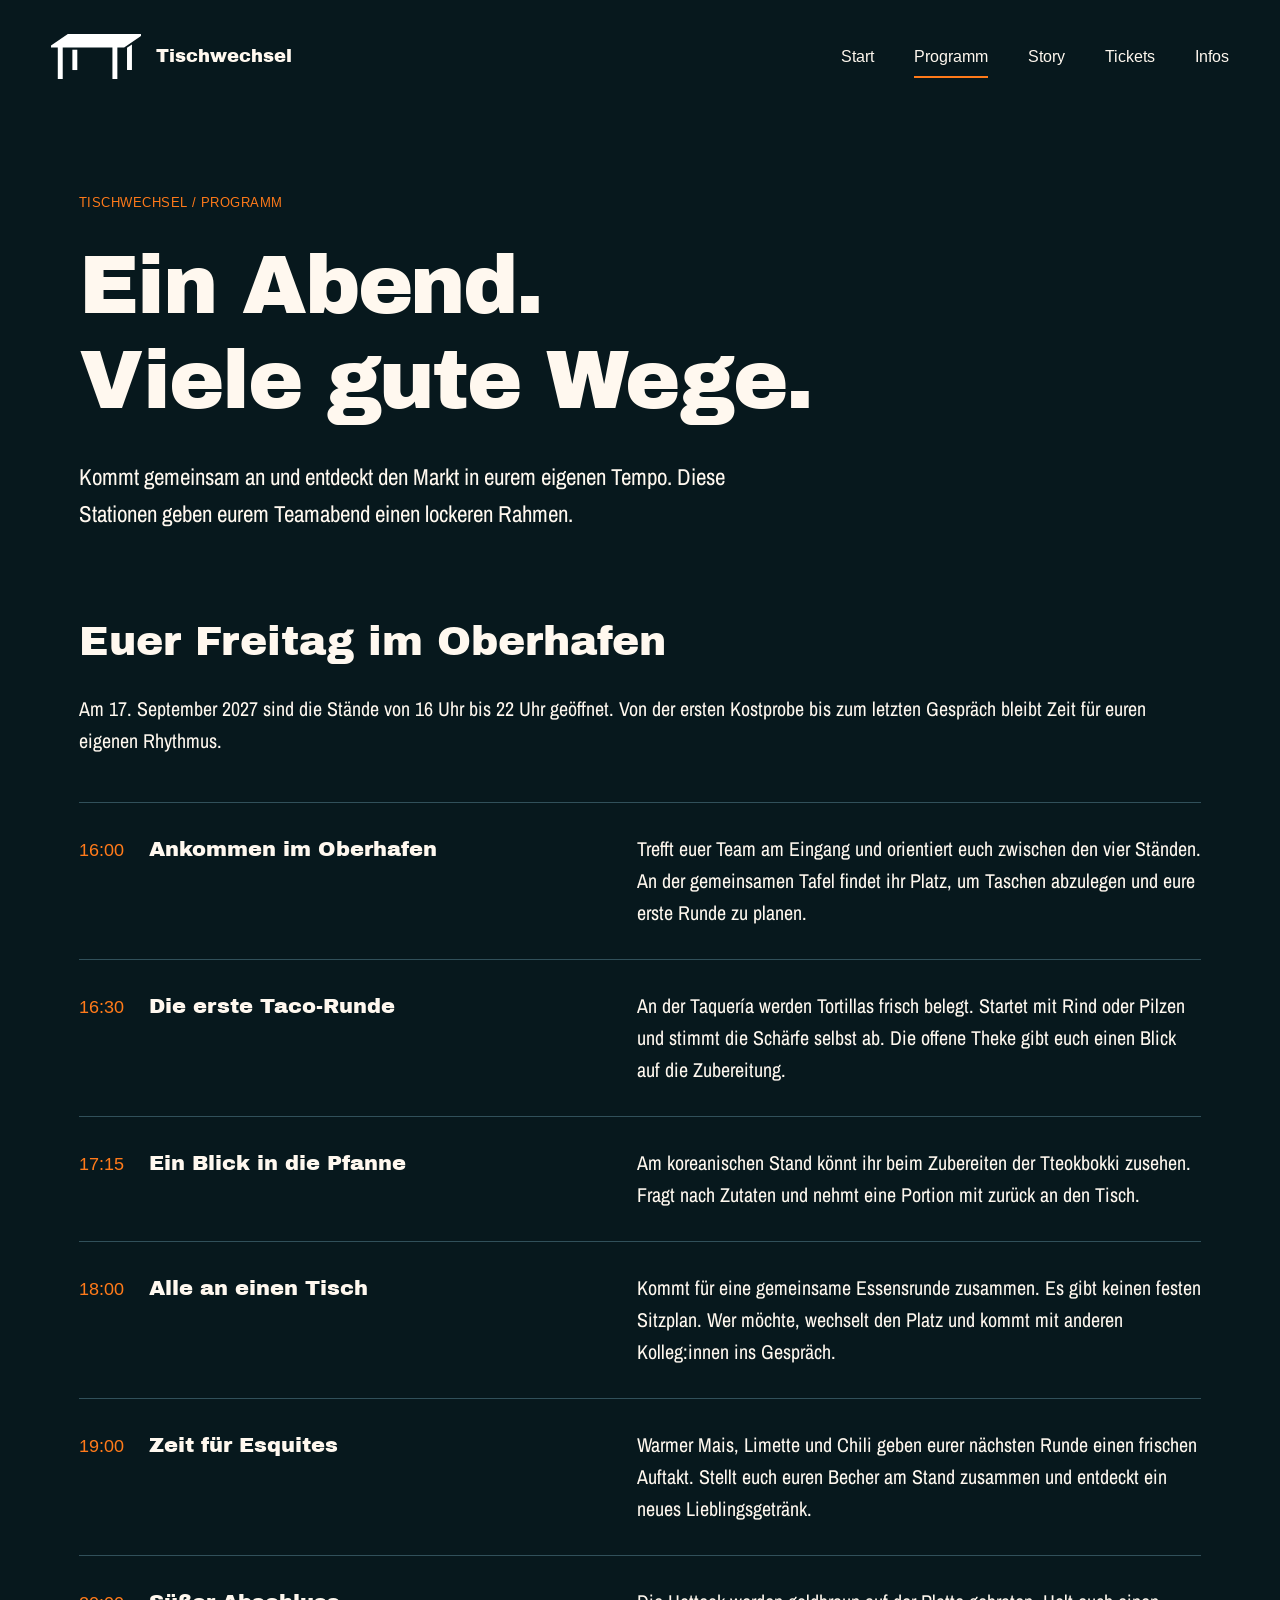
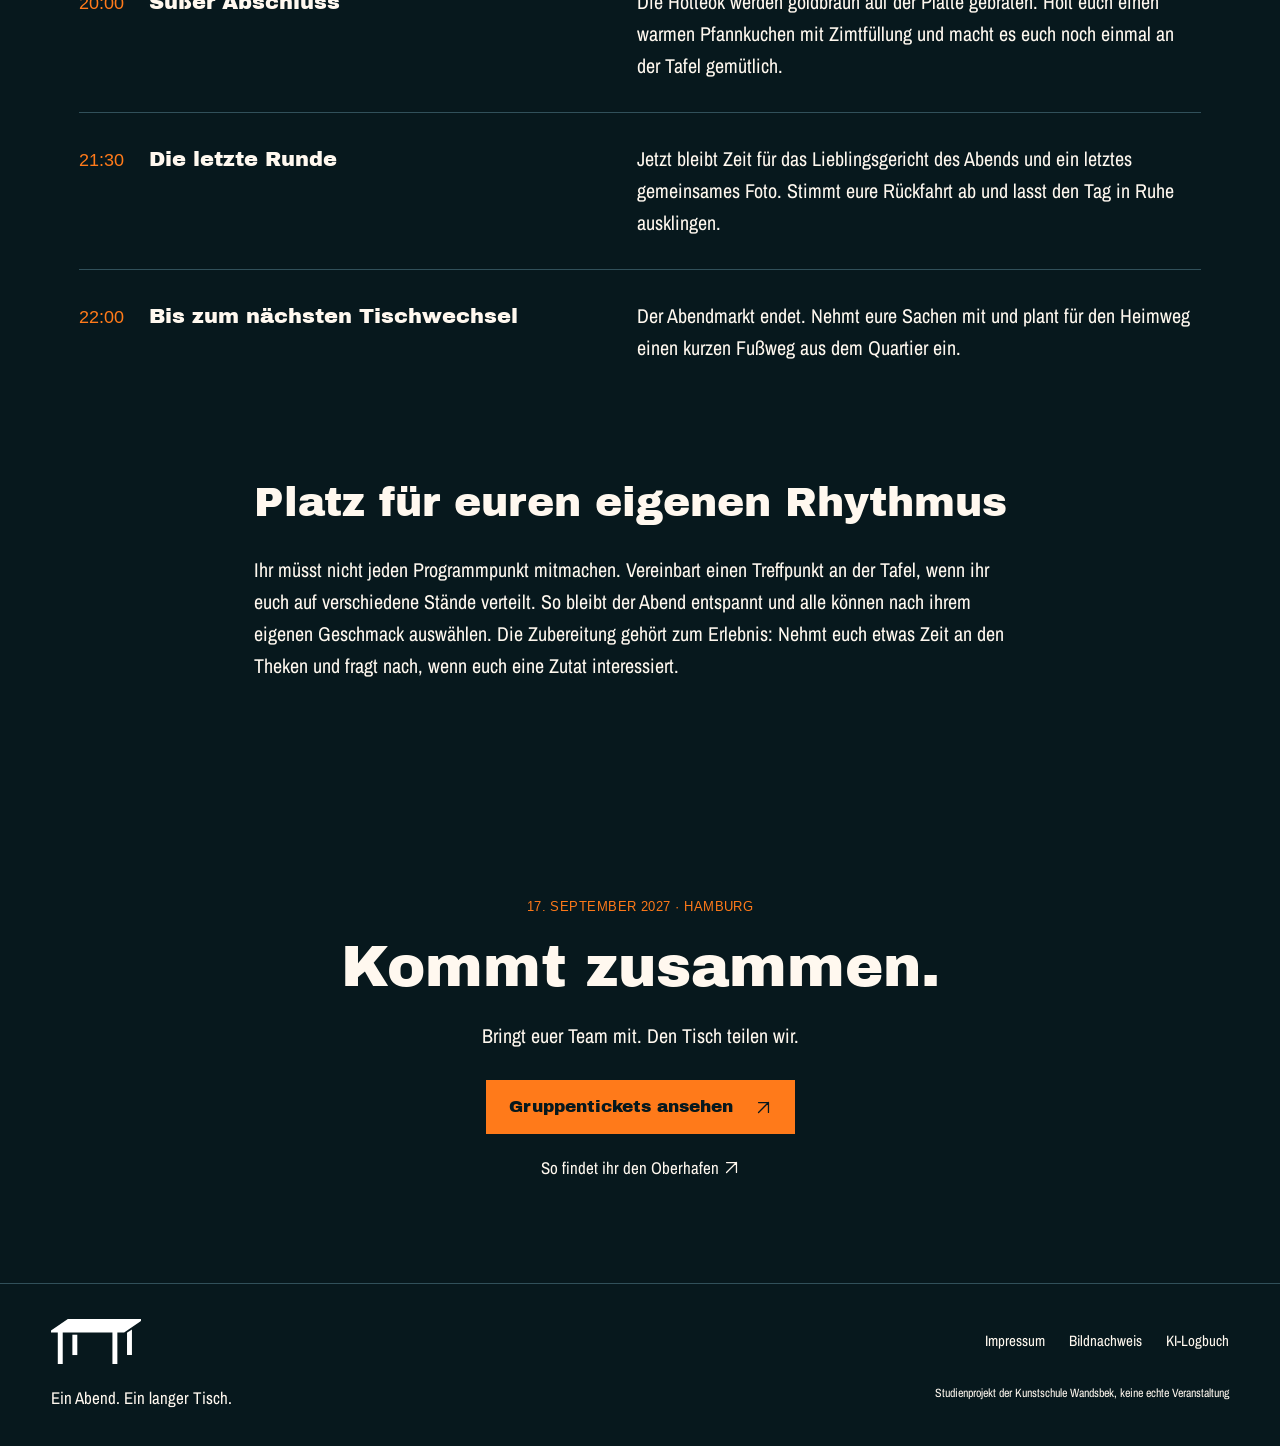
<file: programm.html>
<!doctype html>
<html lang="de"><head><meta charset="utf-8"><meta name="viewport" content="width=device-width,initial-scale=1"><title>Programm – Euer Abend bei Tischwechsel</title><meta name="description" content="Von den ersten Tacos bis zum süßen Hotteok: Entdeckt den Ablauf unseres Streetfood-Abendmarkts für Teams am 17. September 2027 in Hamburg."><link rel="icon" href="images/favicon.png" type="image/png"><link rel="apple-touch-icon" sizes="180x180" href="images/apple-touch-icon.png"><link rel="stylesheet" href="css/style.css?v=4"><script src="js/site.js?v=4" defer></script></head><body><a class="skip-link" href="#inhalt">Zum Inhalt springen</a><header class="site-header"><a href="index.html" class="brand" aria-label="Tischwechsel – Startseite"><img src="images/logo.svg" alt="Tischwechsel" width="6184" height="3097" class=""><span class="brand-name">Tischwechsel</span></a><button class="menu-toggle" aria-expanded="false" aria-controls="hauptnavigation" hidden>Menü <span aria-hidden="true">+</span></button><nav id="hauptnavigation" aria-label="Hauptnavigation"><a href="index.html">Start</a><a href="programm.html" aria-current="page">Programm</a><a href="story.html">Story</a><a href="tickets.html">Tickets</a><a href="infos.html">Infos</a></nav></header><main id="inhalt" tabindex="-1"><section class="page-intro"><p class="eyebrow">Tischwechsel / Programm</p><h1>Ein Abend.<br>Viele gute Wege.</h1><p>Kommt gemeinsam an und entdeckt den Markt in eurem eigenen Tempo. Diese Stationen geben eurem Teamabend einen lockeren Rahmen.</p></section><section class="content-section"><h2>Euer Freitag im Oberhafen</h2><p>Am <time datetime="2027-09-17">17. September 2027</time> sind die Stände von <time datetime="2027-09-17T16:00">16 Uhr</time> bis <time datetime="2027-09-17T22:00">22 Uhr</time> geöffnet. Von der ersten Kostprobe bis zum letzten Gespräch bleibt Zeit für euren eigenen Rhythmus.</p><dl class="schedule"><div><dt><time datetime="2027-09-17T16:00">16:00</time><span>Ankommen im Oberhafen</span></dt><dd>Trefft euer Team am Eingang und orientiert euch zwischen den vier Ständen. An der gemeinsamen Tafel findet ihr Platz, um Taschen abzulegen und eure erste Runde zu planen.</dd></div><div><dt><time datetime="2027-09-17T16:30">16:30</time><span>Die erste Taco-Runde</span></dt><dd>An der Taquería werden Tortillas frisch belegt. Startet mit Rind oder Pilzen und stimmt die Schärfe selbst ab. Die offene Theke gibt euch einen Blick auf die Zubereitung.</dd></div><div><dt><time datetime="2027-09-17T17:15">17:15</time><span>Ein Blick in die Pfanne</span></dt><dd>Am koreanischen Stand könnt ihr beim Zubereiten der Tteokbokki zusehen. Fragt nach Zutaten und nehmt eine Portion mit zurück an den Tisch.</dd></div><div><dt><time datetime="2027-09-17T18:00">18:00</time><span>Alle an einen Tisch</span></dt><dd>Kommt für eine gemeinsame Essensrunde zusammen. Es gibt keinen festen Sitzplan. Wer möchte, wechselt den Platz und kommt mit anderen Kolleg:innen ins Gespräch.</dd></div><div><dt><time datetime="2027-09-17T19:00">19:00</time><span>Zeit für Esquites</span></dt><dd>Warmer Mais, Limette und Chili geben eurer nächsten Runde einen frischen Auftakt. Stellt euch euren Becher am Stand zusammen und entdeckt ein neues Lieblingsgetränk.</dd></div><div><dt><time datetime="2027-09-17T20:00">20:00</time><span>Süßer Abschluss</span></dt><dd>Die Hotteok werden goldbraun auf der Platte gebraten. Holt euch einen warmen Pfannkuchen mit Zimtfüllung und macht es euch noch einmal an der Tafel gemütlich.</dd></div><div><dt><time datetime="2027-09-17T21:30">21:30</time><span>Die letzte Runde</span></dt><dd>Jetzt bleibt Zeit für das Lieblingsgericht des Abends und ein letztes gemeinsames Foto. Stimmt eure Rückfahrt ab und lasst den Tag in Ruhe ausklingen.</dd></div><div><dt><time datetime="2027-09-17T22:00">22:00</time><span>Bis zum nächsten Tischwechsel</span></dt><dd>Der Abendmarkt endet. Nehmt eure Sachen mit und plant für den Heimweg einen kurzen Fußweg aus dem Quartier ein.</dd></div></dl></section><section class="content-section narrow"><h2>Platz für euren eigenen Rhythmus</h2><p>Ihr müsst nicht jeden Programmpunkt mitmachen. Vereinbart einen Treffpunkt an der Tafel, wenn ihr euch auf verschiedene Stände verteilt. So bleibt der Abend entspannt und alle können nach ihrem eigenen Geschmack auswählen. Die Zubereitung gehört zum Erlebnis: Nehmt euch etwas Zeit an den Theken und fragt nach, wenn euch eine Zutat interessiert.</p></section><section class="closing"><p class="eyebrow">17. September 2027 · Hamburg</p><h2>Kommt zusammen.</h2><p>Bringt euer Team mit. Den Tisch teilen wir.</p><a class="button" href="tickets.html">Gruppentickets ansehen<svg class="arrow-icon" viewBox="0 0 24 24" aria-hidden="true" focusable="false"><path d="M5 19 19 5M5 5h14v14"/></svg></a><a class="text-link" href="infos.html#anfahrt">So findet ihr den Oberhafen <svg class="arrow-icon" viewBox="0 0 24 24" aria-hidden="true" focusable="false"><path d="M5 19 19 5M5 5h14v14"/></svg></a></section></main><footer class="site-footer"><a class="brand" href="index.html"><img src="images/logo.svg" alt="Tischwechsel" width="6184" height="3097" class="" loading="lazy"> </a><p>Ein Abend. Ein langer Tisch.</p><div><a href="infos.html#impressum">Impressum</a><a href="infos.html#bildnachweis">Bildnachweis</a><a href="logbuch.pdf">KI-Logbuch</a></div><small>Studienprojekt der Kunstschule Wandsbek, keine echte Veranstaltung</small></footer></body></html>
</file>
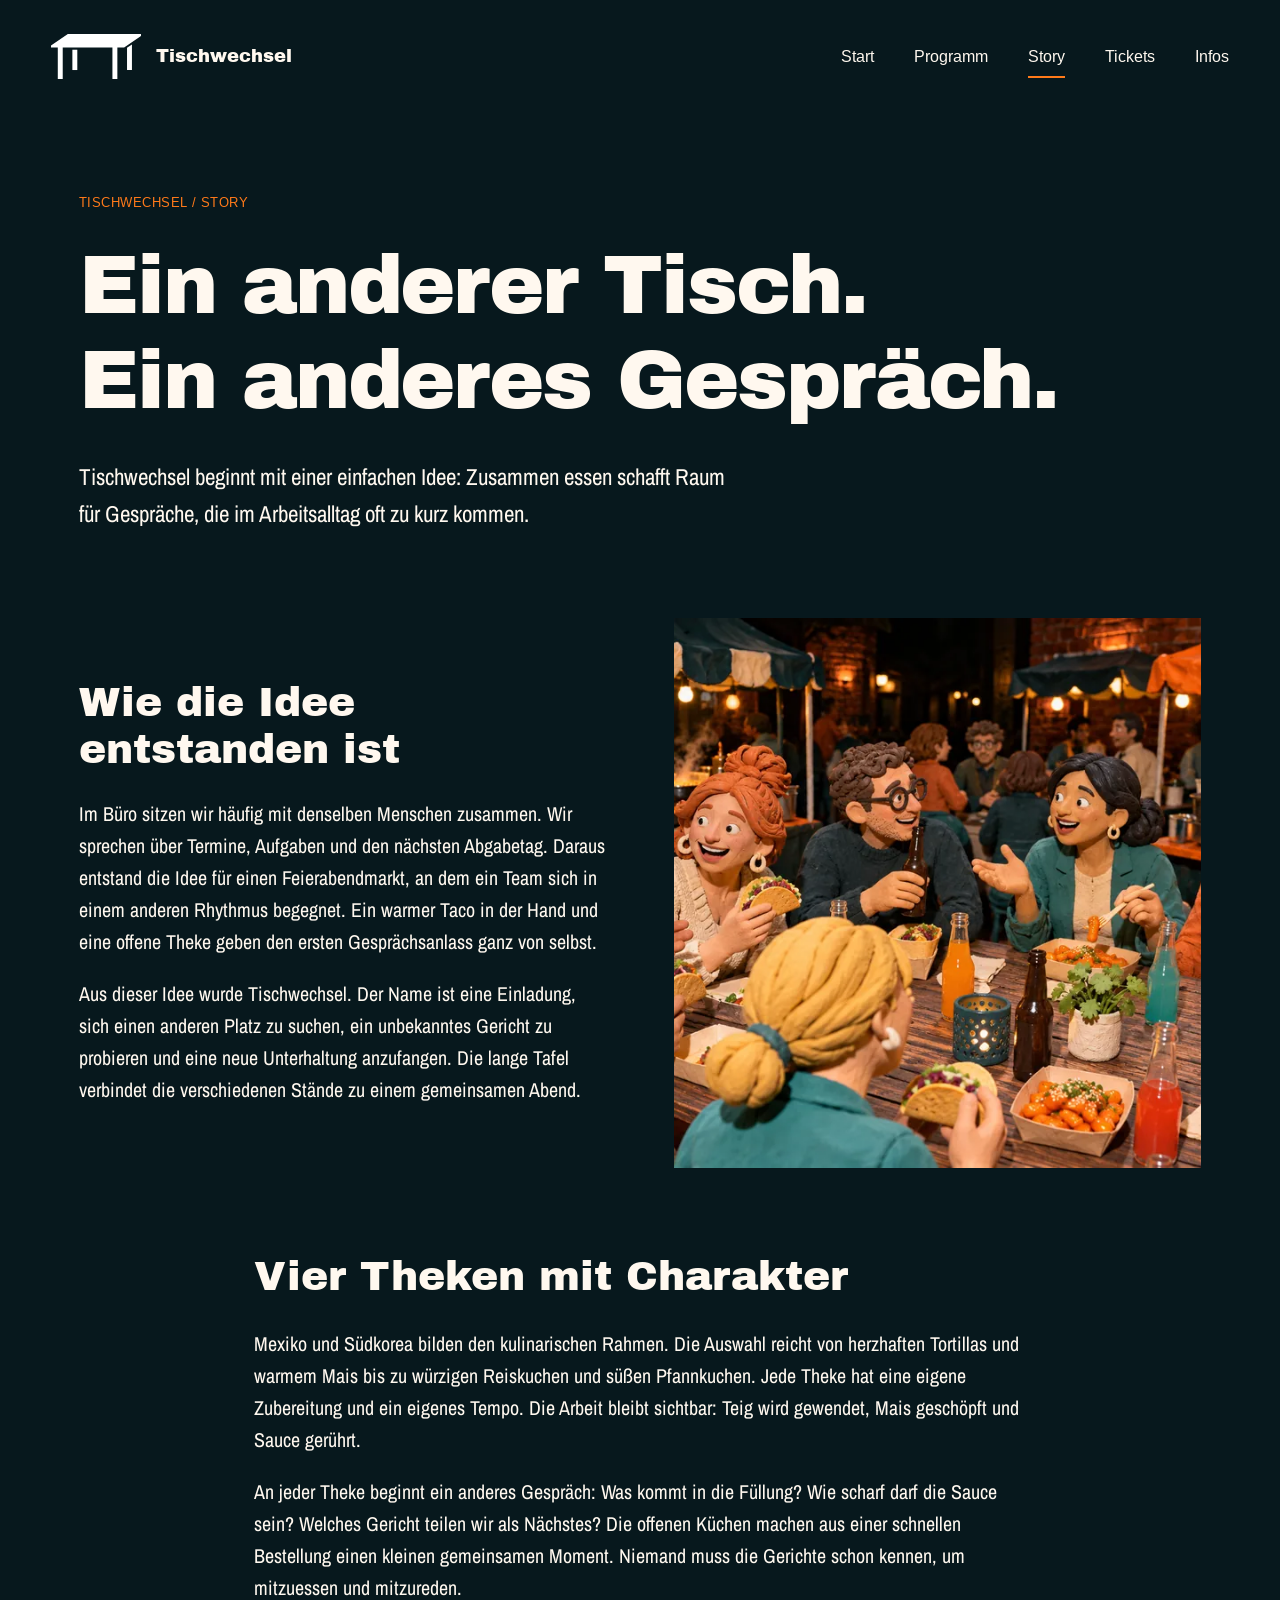
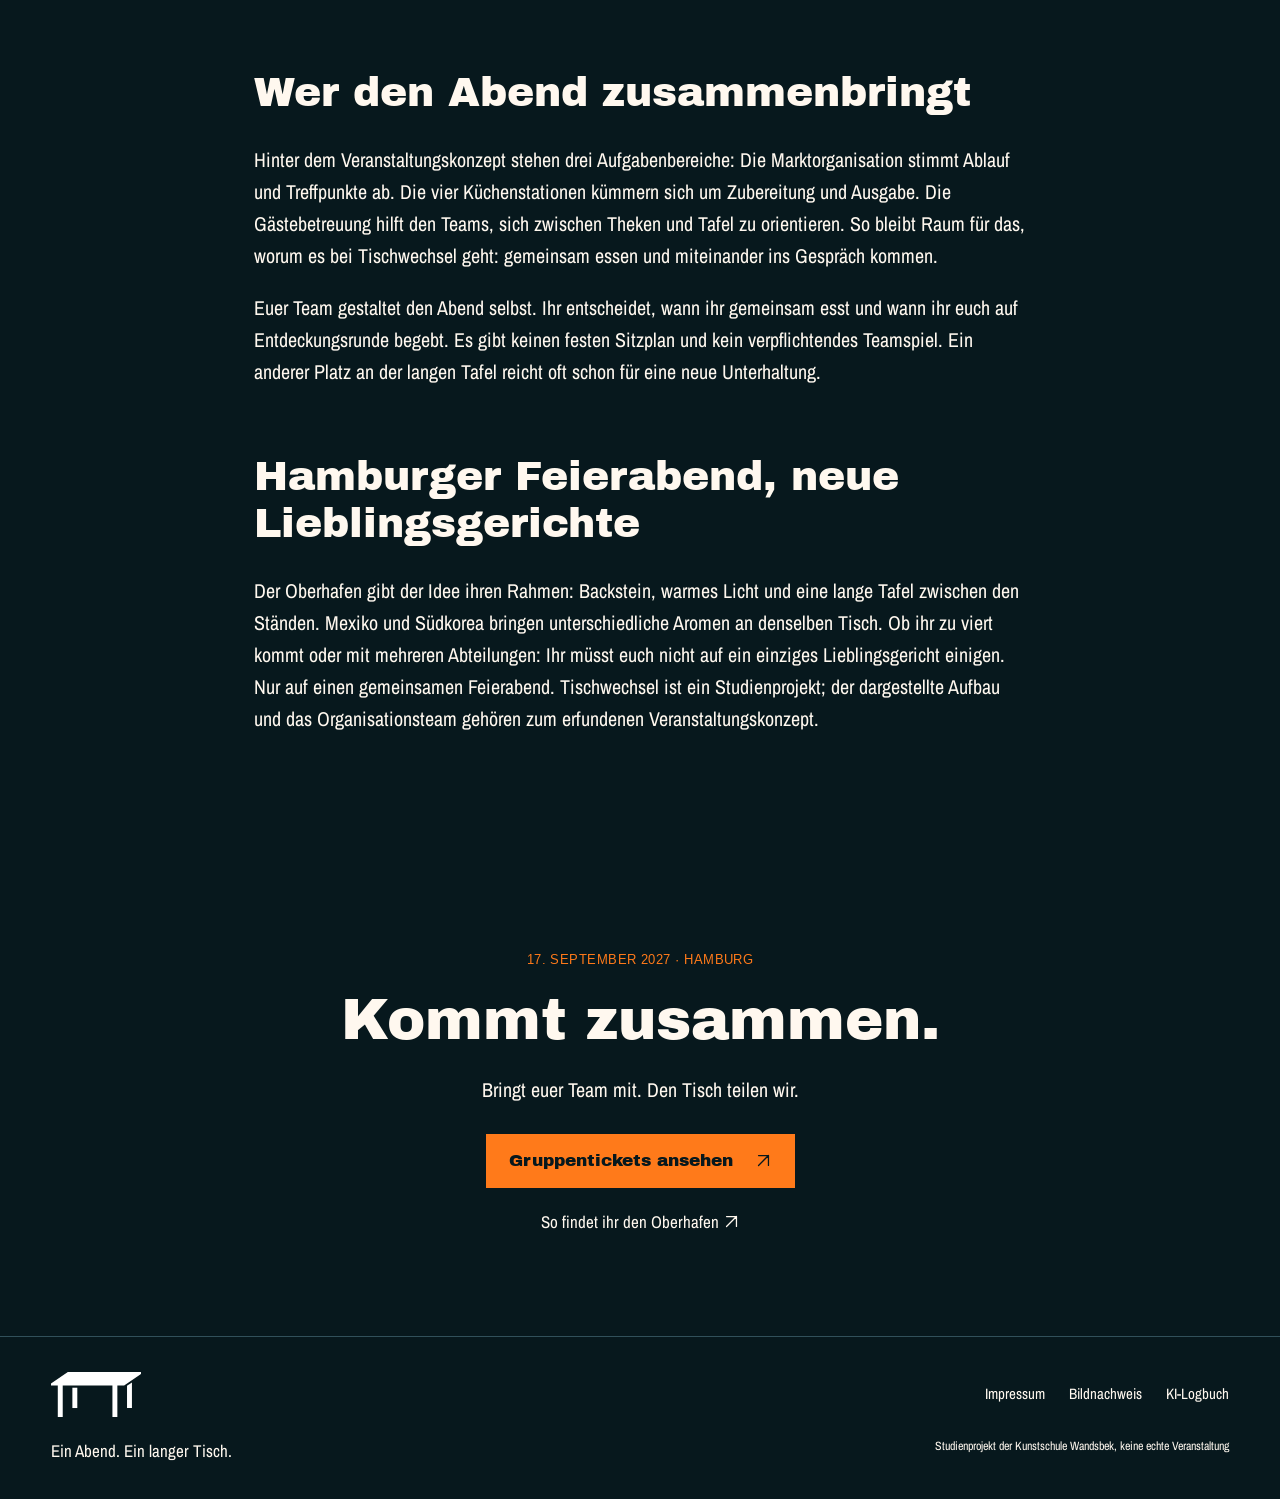
<file: story.html>
<!doctype html>
<html lang="de"><head><meta charset="utf-8"><meta name="viewport" content="width=device-width,initial-scale=1"><title>Unsere Story – Gemeinsam an einem Tisch</title><meta name="description" content="Warum Tischwechsel Menschen an eine lange Tafel bringt: die Geschichte unseres fiktiven Streetfood-Abendmarkts mit Mexiko und Südkorea."><link rel="icon" href="images/favicon.png" type="image/png"><link rel="apple-touch-icon" sizes="180x180" href="images/apple-touch-icon.png"><link rel="stylesheet" href="css/style.css?v=4"><script src="js/site.js?v=4" defer></script></head><body><a class="skip-link" href="#inhalt">Zum Inhalt springen</a><header class="site-header"><a href="index.html" class="brand" aria-label="Tischwechsel – Startseite"><img src="images/logo.svg" alt="Tischwechsel" width="6184" height="3097" class=""><span class="brand-name">Tischwechsel</span></a><button class="menu-toggle" aria-expanded="false" aria-controls="hauptnavigation" hidden>Menü <span aria-hidden="true">+</span></button><nav id="hauptnavigation" aria-label="Hauptnavigation"><a href="index.html">Start</a><a href="programm.html">Programm</a><a href="story.html" aria-current="page">Story</a><a href="tickets.html">Tickets</a><a href="infos.html">Infos</a></nav></header><main id="inhalt" tabindex="-1"><section class="page-intro"><p class="eyebrow">Tischwechsel / Story</p><h1>Ein anderer Tisch.<br>Ein anderes Gespräch.</h1><p>Tischwechsel beginnt mit einer einfachen Idee: Zusammen essen schafft Raum für Gespräche, die im Arbeitsalltag oft zu kurz kommen.</p></section><section class="story-split"><div><h2>Wie die Idee entstanden ist</h2><p>Im Büro sitzen wir häufig mit denselben Menschen zusammen. Wir sprechen über Termine, Aufgaben und den nächsten Abgabetag. Daraus entstand die Idee für einen Feierabendmarkt, an dem ein Team sich in einem anderen Rhythmus begegnet. Ein warmer Taco in der Hand und eine offene Theke geben den ersten Gesprächsanlass ganz von selbst.</p><p>Aus dieser Idee wurde Tischwechsel. Der Name ist eine Einladung, sich einen anderen Platz zu suchen, ein unbekanntes Gericht zu probieren und eine neue Unterhaltung anzufangen. Die lange Tafel verbindet die verschiedenen Stände zu einem gemeinsamen Abend.</p></div><img src="images/gaeste-gemeinsame-tafel.webp" alt="Clay-Team beim gemeinsamen Essen an der langen Tafel" width="1200" height="800" class="" loading="lazy"></section><section class="content-section narrow"><h2>Vier Theken mit Charakter</h2><p>Mexiko und Südkorea bilden den kulinarischen Rahmen. Die Auswahl reicht von herzhaften Tortillas und warmem Mais bis zu würzigen Reiskuchen und süßen Pfannkuchen. Jede Theke hat eine eigene Zubereitung und ein eigenes Tempo. Die Arbeit bleibt sichtbar: Teig wird gewendet, Mais geschöpft und Sauce gerührt.</p><p>An jeder Theke beginnt ein anderes Gespräch: Was kommt in die Füllung? Wie scharf darf die Sauce sein? Welches Gericht teilen wir als Nächstes? Die offenen Küchen machen aus einer schnellen Bestellung einen kleinen gemeinsamen Moment. Niemand muss die Gerichte schon kennen, um mitzuessen und mitzureden.</p><h2>Wer den Abend zusammenbringt</h2><p>Hinter dem Veranstaltungskonzept stehen drei Aufgabenbereiche: Die Marktorganisation stimmt Ablauf und Treffpunkte ab. Die vier Küchenstationen kümmern sich um Zubereitung und Ausgabe. Die Gästebetreuung hilft den Teams, sich zwischen Theken und Tafel zu orientieren. So bleibt Raum für das, worum es bei Tischwechsel geht: gemeinsam essen und miteinander ins Gespräch kommen.</p><p>Euer Team gestaltet den Abend selbst. Ihr entscheidet, wann ihr gemeinsam esst und wann ihr euch auf Entdeckungsrunde begebt. Es gibt keinen festen Sitzplan und kein verpflichtendes Teamspiel. Ein anderer Platz an der langen Tafel reicht oft schon für eine neue Unterhaltung.</p><h2>Hamburger Feierabend, neue Lieblingsgerichte</h2><p>Der Oberhafen gibt der Idee ihren Rahmen: Backstein, warmes Licht und eine lange Tafel zwischen den Ständen. Mexiko und Südkorea bringen unterschiedliche Aromen an denselben Tisch. Ob ihr zu viert kommt oder mit mehreren Abteilungen: Ihr müsst euch nicht auf ein einziges Lieblingsgericht einigen. Nur auf einen gemeinsamen Feierabend. Tischwechsel ist ein Studienprojekt; der dargestellte Aufbau und das Organisationsteam gehören zum erfundenen Veranstaltungskonzept.</p></section><section class="closing"><p class="eyebrow">17. September 2027 · Hamburg</p><h2>Kommt zusammen.</h2><p>Bringt euer Team mit. Den Tisch teilen wir.</p><a class="button" href="tickets.html">Gruppentickets ansehen<svg class="arrow-icon" viewBox="0 0 24 24" aria-hidden="true" focusable="false"><path d="M5 19 19 5M5 5h14v14"/></svg></a><a class="text-link" href="infos.html#anfahrt">So findet ihr den Oberhafen <svg class="arrow-icon" viewBox="0 0 24 24" aria-hidden="true" focusable="false"><path d="M5 19 19 5M5 5h14v14"/></svg></a></section></main><footer class="site-footer"><a class="brand" href="index.html"><img src="images/logo.svg" alt="Tischwechsel" width="6184" height="3097" class="" loading="lazy"> </a><p>Ein Abend. Ein langer Tisch.</p><div><a href="infos.html#impressum">Impressum</a><a href="infos.html#bildnachweis">Bildnachweis</a><a href="logbuch.pdf">KI-Logbuch</a></div><small>Studienprojekt der Kunstschule Wandsbek, keine echte Veranstaltung</small></footer></body></html>
</file>
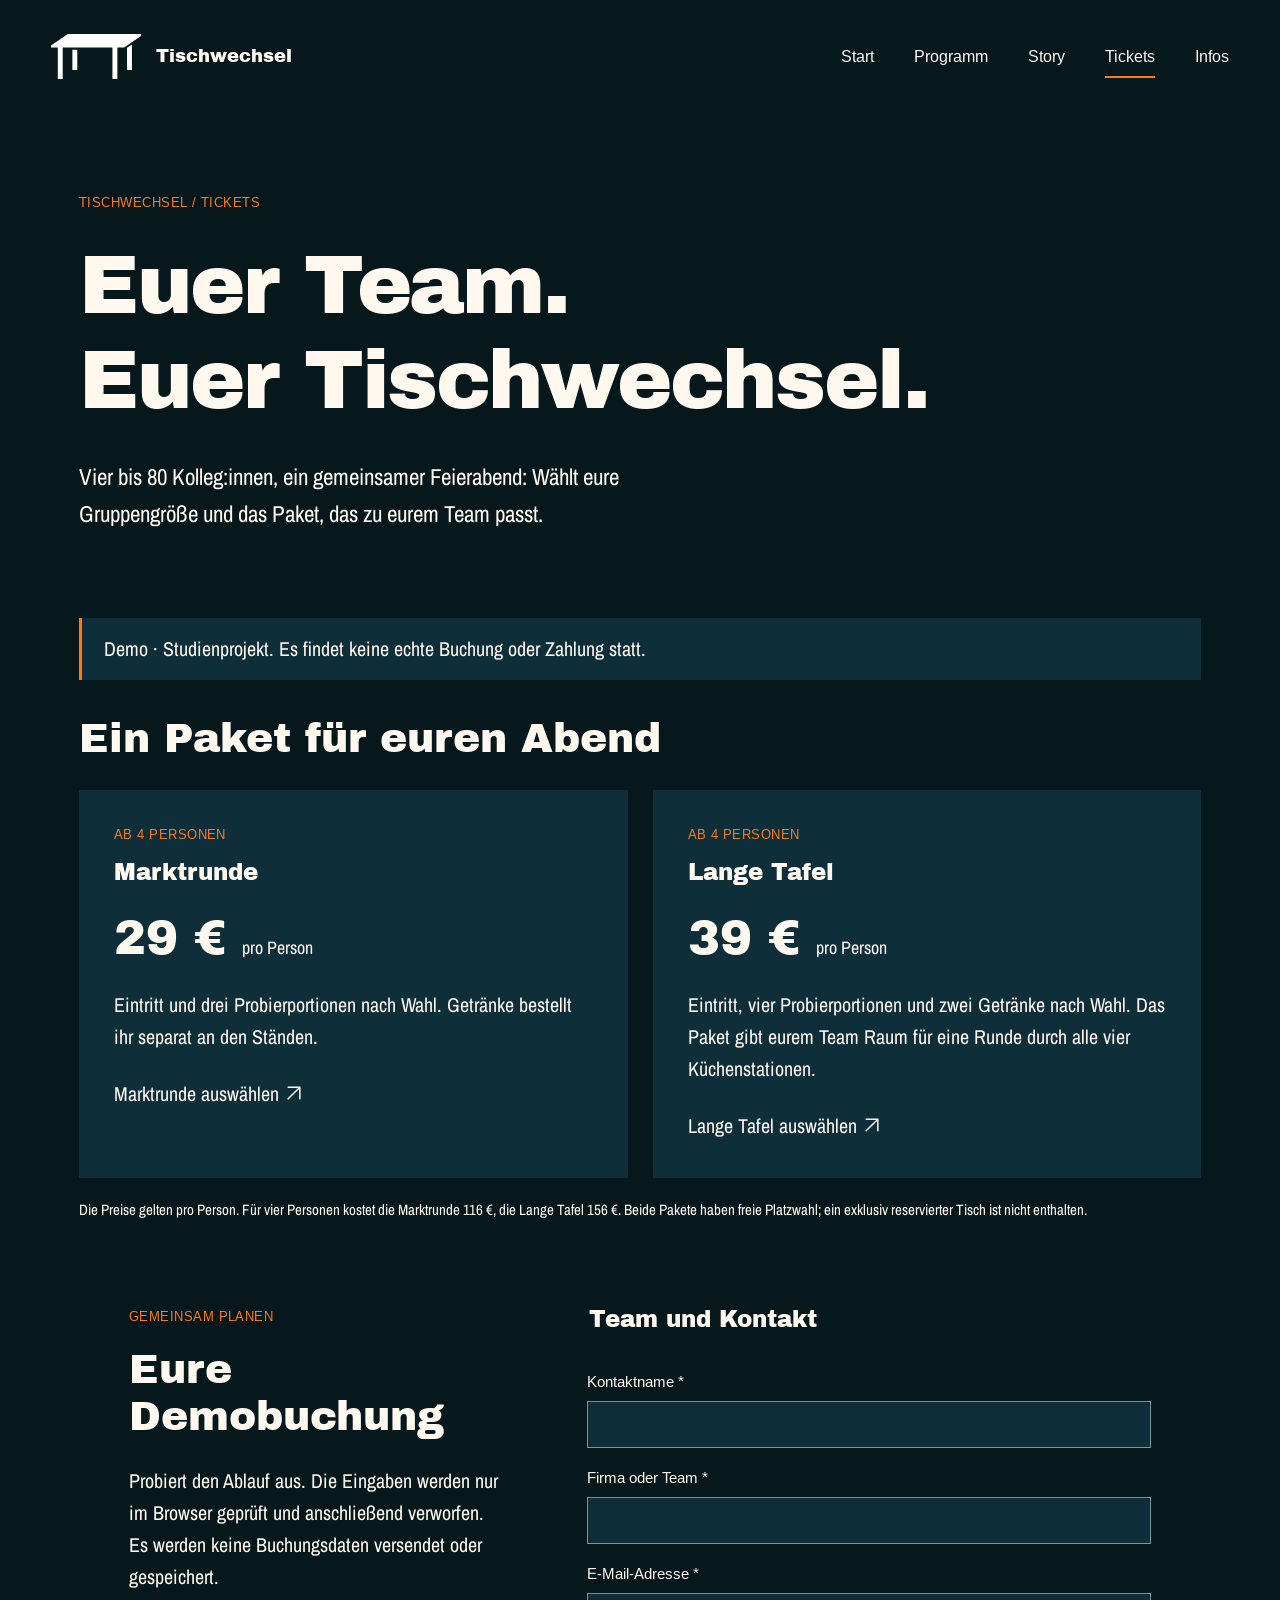
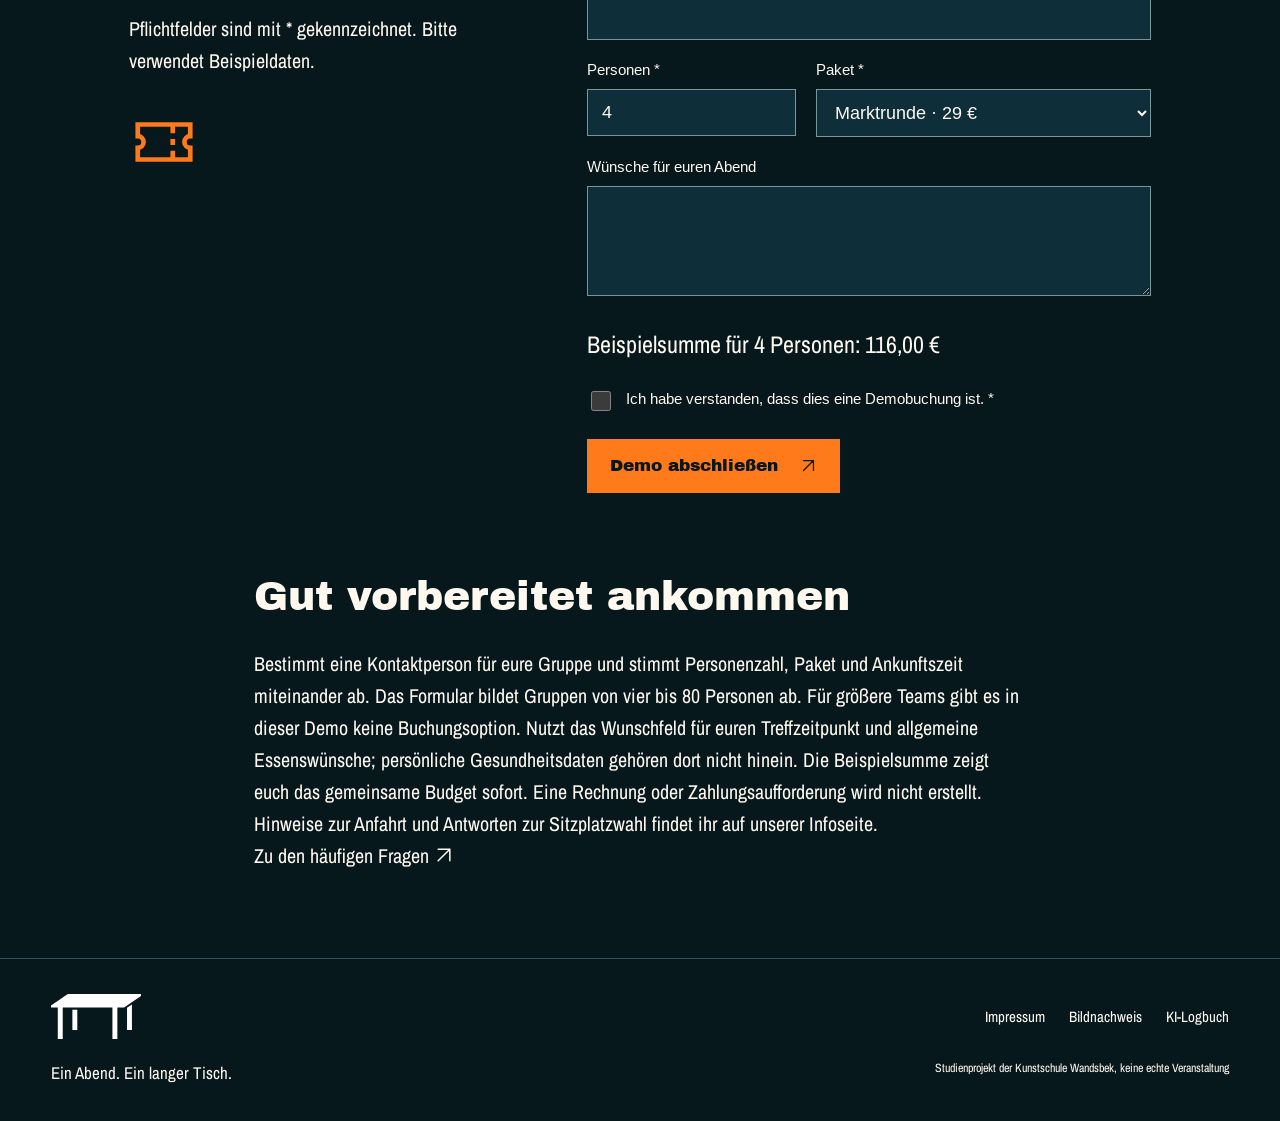
<file: tickets.html>
<!doctype html>
<html lang="de"><head><meta charset="utf-8"><meta name="viewport" content="width=device-width,initial-scale=1"><title>Gruppentickets – Tischwechsel Hamburg</title><meta name="description" content="Plant euren Teamabend im Oberhafen. Vergleicht die fiktiven Ticketpakete und probiert das Demoformular für Tischwechsel am 17. September 2027 aus."><link rel="icon" href="images/favicon.png" type="image/png"><link rel="apple-touch-icon" sizes="180x180" href="images/apple-touch-icon.png"><link rel="stylesheet" href="css/style.css?v=4"><script src="js/site.js?v=4" defer></script></head><body><a class="skip-link" href="#inhalt">Zum Inhalt springen</a><header class="site-header"><a href="index.html" class="brand" aria-label="Tischwechsel – Startseite"><img src="images/logo.svg" alt="Tischwechsel" width="6184" height="3097" class=""><span class="brand-name">Tischwechsel</span></a><button class="menu-toggle" aria-expanded="false" aria-controls="hauptnavigation" hidden>Menü <span aria-hidden="true">+</span></button><nav id="hauptnavigation" aria-label="Hauptnavigation"><a href="index.html">Start</a><a href="programm.html">Programm</a><a href="story.html">Story</a><a href="tickets.html" aria-current="page">Tickets</a><a href="infos.html">Infos</a></nav></header><main id="inhalt" tabindex="-1"><section class="page-intro"><p class="eyebrow">Tischwechsel / Tickets</p><h1>Euer Team.<br>Euer Tischwechsel.</h1><p>Vier bis 80 Kolleg:innen, ein gemeinsamer Feierabend: Wählt eure Gruppengröße und das Paket, das zu eurem Team passt.</p></section><section class="content-section"><p class="notice">Demo · Studienprojekt. Es findet keine echte Buchung oder Zahlung statt.</p><h2>Ein Paket für euren Abend</h2><div class="price-grid"><article><p class="eyebrow">Ab 4 Personen</p><h3>Marktrunde</h3><p class="price">29 € <small>pro Person</small></p><p>Eintritt und drei Probierportionen nach Wahl. Getränke bestellt ihr separat an den Ständen.</p><a href="#formular" class="text-link" data-package="29">Marktrunde auswählen <svg class="arrow-icon" viewBox="0 0 24 24" aria-hidden="true" focusable="false"><path d="M5 19 19 5M5 5h14v14"/></svg></a></article><article><p class="eyebrow">Ab 4 Personen</p><h3>Lange Tafel</h3><p class="price">39 € <small>pro Person</small></p><p>Eintritt, vier Probierportionen und zwei Getränke nach Wahl. Das Paket gibt eurem Team Raum für eine Runde durch alle vier Küchenstationen.</p><a href="#formular" class="text-link" data-package="39">Lange Tafel auswählen <svg class="arrow-icon" viewBox="0 0 24 24" aria-hidden="true" focusable="false"><path d="M5 19 19 5M5 5h14v14"/></svg></a></article></div><p class="small">Die Preise gelten pro Person. Für vier Personen kostet die Marktrunde 116 €, die Lange Tafel 156 €. Beide Pakete haben freie Platzwahl; ein exklusiv reservierter Tisch ist nicht enthalten.</p></section><section class="form-section" id="formular"><div><p class="eyebrow">Gemeinsam planen</p><h2>Eure Demobuchung</h2><p>Probiert den Ablauf aus. Die Eingaben werden nur im Browser geprüft und anschließend verworfen. Es werden keine Buchungsdaten versendet oder gespeichert.</p><p>Pflichtfelder sind mit * gekennzeichnet. Bitte verwendet Beispieldaten.</p><img src="images/icon-ticket.svg" alt="" width="90" height="90" class="" loading="lazy"></div><form id="ticket-form" action="tickets.html#formular" method="get"><fieldset><legend>Team und Kontakt</legend><label for="contact">Kontaktname *</label><input id="contact" type="text" autocomplete="off" required maxlength="80"><label for="company">Firma oder Team *</label><input id="company" type="text" required maxlength="100"><label for="email">E-Mail-Adresse *</label><input id="email" type="email" required autocomplete="off"><div class="form-row"><div><label for="people">Personen *</label><input id="people" type="number" min="4" max="80" value="4" required></div><div><label for="package">Paket *</label><select id="package" required><option value="29">Marktrunde · 29 €</option><option value="39">Lange Tafel · 39 €</option></select></div></div><label for="message">Wünsche für euren Abend</label><textarea id="message" rows="4" maxlength="500"></textarea></fieldset><p id="total" class="total" aria-live="polite">Beispielsumme für 4 Personen: 116 €</p><label class="checkbox"><input id="demo-consent" type="checkbox" required>Ich habe verstanden, dass dies eine Demobuchung ist. *</label><button class="button" type="submit">Demo abschließen <svg class="arrow-icon" viewBox="0 0 24 24" aria-hidden="true" focusable="false"><path d="M5 19 19 5M5 5h14v14"/></svg></button><p id="form-status" role="status" tabindex="-1"></p><noscript><p>Ohne JavaScript prüft der Browser die Pflichtfelder. Der Button lädt diese Demoseite erneut. Eingaben werden nicht übertragen, es entsteht keine Buchung.</p></noscript></form></section><section class="content-section narrow"><h2>Gut vorbereitet ankommen</h2><p>Bestimmt eine Kontaktperson für eure Gruppe und stimmt Personenzahl, Paket und Ankunftszeit miteinander ab. Das Formular bildet Gruppen von vier bis 80 Personen ab. Für größere Teams gibt es in dieser Demo keine Buchungsoption. Nutzt das Wunschfeld für euren Treffzeitpunkt und allgemeine Essenswünsche; persönliche Gesundheitsdaten gehören dort nicht hinein. Die Beispielsumme zeigt euch das gemeinsame Budget sofort. Eine Rechnung oder Zahlungsaufforderung wird nicht erstellt. Hinweise zur Anfahrt und Antworten zur Sitzplatzwahl findet ihr auf unserer Infoseite.</p><a href="infos.html#faq" class="text-link">Zu den häufigen Fragen <svg class="arrow-icon" viewBox="0 0 24 24" aria-hidden="true" focusable="false"><path d="M5 19 19 5M5 5h14v14"/></svg></a></section></main><footer class="site-footer"><a class="brand" href="index.html"><img src="images/logo.svg" alt="Tischwechsel" width="6184" height="3097" class="" loading="lazy"> </a><p>Ein Abend. Ein langer Tisch.</p><div><a href="infos.html#impressum">Impressum</a><a href="infos.html#bildnachweis">Bildnachweis</a><a href="logbuch.pdf">KI-Logbuch</a></div><small>Studienprojekt der Kunstschule Wandsbek, keine echte Veranstaltung</small></footer></body></html>
</file>
<file: css/style.css>
@font-face{font-family:Archivo Black;src:url('../fonts/archivo-black.woff2') format('woff2');font-weight:400;font-display:swap}
@font-face{font-family:Archivo Narrow;src:url('../fonts/archivo-narrow.woff2') format('woff2');font-weight:400;font-display:swap}
@font-face{font-family:Navigation;src:url('../fonts/liberation-sans.woff2') format('woff2');font-weight:400;font-display:swap}
:root{--dunkel:#0E2F3A;--hell:#FFF8EF;--akzent-1:#FF7A1A;--akzent-2:#1FA4A4;--background:#07181d;--progress:0;color-scheme:dark}
*{box-sizing:border-box}html{scroll-behavior:smooth;scroll-padding-top:30px}body{margin:0;background:var(--background);color:var(--hell);font-family:'Archivo Narrow',sans-serif;font-size:20px;line-height:1.6}img{display:block;max-width:100%;height:auto}a{color:inherit;text-decoration:none}button,input,select,textarea{font:inherit}button,a,input,select,textarea,summary{-webkit-tap-highlight-color:transparent}:focus-visible{outline:3px solid var(--akzent-1);outline-offset:6px}button{cursor:pointer}h1,h2,h3,p,figure{margin:0}h1,h2,h3{line-height:1.15}h1,h2,h3,.button{font-family:'Archivo Black',sans-serif;font-weight:400}h2{font-size:clamp(30px,3.2vw,48px)}h3{font-size:23px}p+p{margin-top:20px}a.text-link{display:inline-block;border-bottom:1px solid transparent;transition:border-color .18s,transform .18s}.text-link:hover{border-color:var(--akzent-1);transform:translateY(-2px)}.button{display:inline-flex;align-items:center;justify-content:center;gap:22px;min-height:54px;padding:15px 23px;background:var(--akzent-1);color:var(--background);font-size:17px;line-height:1.3;border:0;transition:transform .18s,background .18s}.button:hover{transform:translateY(-3px);background:#ff9447}.button span{font-size:23px}.eyebrow{font-family:Navigation,sans-serif;font-size:13px;line-height:1.5;color:var(--akzent-1);text-transform:uppercase;letter-spacing:.035em}.skip-link{position:absolute;top:-100px;left:20px;z-index:20;background:var(--hell);color:var(--dunkel);padding:12px 20px}.skip-link:focus{top:12px}.site-header{display:flex;align-items:center;justify-content:space-between;gap:35px;max-width:1600px;margin:auto;padding:34px 4%;position:relative;z-index:5}.brand{display:inline-flex;align-items:center;gap:15px;flex-shrink:0}.brand-name{font:18px/1.2 "Archivo Black",sans-serif}.arrow-icon{display:inline-block;width:1em;height:1em;vertical-align:-.12em;fill:none;stroke:currentColor;stroke-width:1.8;stroke-linecap:round;stroke-linejoin:round;flex-shrink:0}.brand img{width:90px;height:auto}.site-header nav{display:flex;align-items:center;gap:40px;font:16px/1.5 Navigation,sans-serif}.site-header nav a{position:relative;padding:9px 0}.site-header nav a::after{content:'';height:2px;background:var(--akzent-1);position:absolute;left:0;right:0;bottom:0;transform:scaleX(0);transform-origin:left;transition:transform .18s}.site-header nav a:hover::after,.site-header nav a[aria-current=page]::after{transform:scaleX(1)}.menu-toggle{display:none;border:0;background:none;color:var(--hell);font:15px Navigation,sans-serif;padding:12px}.menu-toggle[hidden]{display:none}.hero{position:relative;min-height:750px;height:calc(100vw * .57);max-height:1000px;overflow:hidden;isolation:isolate}.hero-copy{text-align:center;position:relative;z-index:2;padding:35px 5% 0}.hero-title{margin:40px auto 30px;max-width:1200px;width:88%}.hero-title img{width:100%;height:auto}.event-date{font-size:16px;text-transform:uppercase}.hero .button{margin-top:35px}.hero .text-link{display:table;margin:18px auto 0;font-size:18px}.hero-art{position:absolute;inset:75px 0 -70px;z-index:-1;overflow:hidden}.parallax-layer{position:absolute;bottom:0;left:50%;width:100%;height:100%;max-width:none;object-fit:cover;object-position:center bottom;transform:translate(-50%,0);transform-origin:50% 80%}.layer-0{--depth:-120px}.layer-1{--depth:-75px}.layer-2{--depth:-32px}.layer-3{--depth:0px}.parallax-layer{transform:translate(-50%,calc(var(--progress) * var(--depth)));will-change:transform}.market-intro{text-align:center;max-width:740px;margin:auto;padding:110px 25px 60px}.market-intro h2{color:var(--akzent-1);font-size:clamp(36px,4.5vw,64px);margin:20px 0}.market-intro>p:not(.eyebrow){max-width:540px;margin:auto}.steam{display:block;width:50px;height:50px;margin:35px auto 0}.stand-section{max-width:1250px;margin:60px auto 120px;padding:0 5%}.stand-layout{display:grid;grid-template-columns:1fr 1.15fr;align-items:center;gap:8%;min-height:380px}.stand-copy h2{text-transform:uppercase;margin:18px 0 22px}.stand-copy h3{font-size:20px;margin-bottom:20px}.stand-copy>p:last-child{max-width:480px;font-size:21px}.stand-image{width:100%}.stand-section.reverse .stand-copy{grid-column:2;grid-row:1}.stand-section.reverse .stand-image{grid-column:1;grid-row:1}.food-figure{margin-top:45px}.food-figure>img{width:100%;height:clamp(240px,28vw,390px);object-fit:cover}.food-figure figcaption{display:flex;justify-content:space-between;gap:20px;align-items:center;padding:15px 0;font-size:17px}.film-note{font-size:13px;color:var(--hell);opacity:.8}.love{max-width:1250px;margin:auto;padding:40px 5% 100px}.love>h2,.love>.eyebrow,.love>.disclosure{text-align:center}.love h2{color:var(--akzent-1);margin:18px 0}.disclosure{font-size:14px}.love-grid{display:grid;grid-template-columns: .9fr 1.4fr;gap:30px;margin-top:55px;align-items:stretch}.love-photo{height:100%;width:100%;object-fit:cover}.quotes{display:grid;grid-template-columns:1fr 1fr;gap:18px}.quotes blockquote{background:#f1f3f4;color:#303438;border:1px solid #b7bdc3;border-radius:16px;margin:0;padding:25px 22px;display:flex;align-items:center;font-size:22px;line-height:1.35}.quotes blockquote:nth-child(2n){transition-delay:.06s}.drinks{display:grid;grid-template-columns:1fr 1fr;gap:8%;max-width:1250px;margin:30px auto 0;padding:0 5%;align-items:center}.drinks h2{margin:18px 0 22px}.drinks dl{display:grid;grid-template-columns:1fr 1fr;gap:8px 25px}.drinks dt{font-size:16px;color:var(--akzent-1);margin-top:18px}.drinks dd{margin:0;font-size:18px;grid-row:auto}.drinks dt:nth-of-type(1){grid-column:1;grid-row:1}.drinks dd:nth-of-type(1){grid-column:1;grid-row:2}.drinks dt:nth-of-type(2){grid-column:2;grid-row:1}.drinks dd:nth-of-type(2){grid-column:2;grid-row:2}.drinks dt:nth-of-type(3){grid-column:1;grid-row:3}.drinks dd:nth-of-type(3){grid-column:1;grid-row:4}.drinks dt:nth-of-type(4){grid-column:2;grid-row:3}.drinks dd:nth-of-type(4){grid-column:2;grid-row:4}.drinks>img{width:100%;height:420px;object-fit:cover}.closing{text-align:center;padding:130px 25px 100px}.closing h2{margin:18px 0 20px;font-size:clamp(35px,4.5vw,64px)}.closing .button{margin:28px 0 20px}.closing .text-link{display:table;margin:auto;font-size:17px}.site-footer{max-width:1400px;border-top:1px solid #31505a;margin:0 auto;padding:35px 4%;display:grid;grid-template-columns:1fr 1fr;gap:20px}.site-footer>.brand{grid-column:1}.site-footer>p{grid-column:1;font-size:17px}.site-footer>div{grid-column:2;grid-row:1;display:flex;align-items:center;justify-content:flex-end;gap:24px;font-size:15px}.site-footer small{grid-column:2;font-size:12px;text-align:right}.site-footer a:hover{text-decoration:underline}.page-intro{max-width:1250px;padding:80px 5% 85px;margin:auto}.page-intro h1{font-size:clamp(42px,6.5vw,88px);margin:25px 0 30px;letter-spacing:-.025em}.page-intro>p:last-child{max-width:650px;font-size:23px}.content-section{max-width:1250px;margin:0 auto 85px;padding:0 5%}.content-section h2{margin-bottom:28px}.content-section h3{margin:35px 0 18px}.content-section.narrow{max-width:900px}.content-section.narrow h2:not(:first-child){margin-top:65px}.schedule{margin-top:45px}.schedule>div{display:grid;grid-template-columns:1fr 1.1fr;gap:45px;padding:30px 0;border-top:1px solid #31505a}.schedule dt{display:flex;gap:25px;align-items:baseline;font-family:'Archivo Black',sans-serif;font-size:21px}.schedule time{color:var(--akzent-1);font-family:Navigation,sans-serif;font-size:18px}.schedule dd{margin:0}.story-split{display:grid;grid-template-columns:1fr 1fr;gap:6%;max-width:1250px;margin:0 auto 85px;padding:0 5%;align-items:center}.story-split h2{margin-bottom:25px}.story-split img{height:550px;object-fit:cover}.notice{border-left:3px solid var(--akzent-1);padding:15px 22px;background:var(--dunkel);margin-bottom:35px}.price-grid{display:grid;grid-template-columns:1fr 1fr;gap:25px}.price-grid article{background:var(--dunkel);padding:35px}.price-grid h3{margin:16px 0}.price{font:48px 'Archivo Black',sans-serif;margin:25px 0}.price small{font:18px 'Archivo Narrow',sans-serif}.price-grid .text-link{margin-top:25px}.small{font-size:15px;margin-top:20px}.form-section{display:grid;grid-template-columns:.8fr 1.2fr;gap:8%;max-width:1150px;margin:80px auto;padding:0 5%}.form-section h2{margin:20px 0 25px}.form-section>div>img{margin-top:30px;width:70px}fieldset{border:0;padding:0;margin:0}legend{font:23px 'Archivo Black',sans-serif;margin-bottom:20px}label{display:block;margin:18px 0 7px;font-family:Navigation,sans-serif;font-size:15px}input,select,textarea{width:100%;background:var(--dunkel);color:var(--hell);border:1px solid #78979b;border-radius:0;padding:12px 14px;font:18px Navigation,sans-serif;min-width:0}textarea{resize:vertical}.form-row{display:grid;grid-template-columns:1fr 1.6fr;gap:20px}.checkbox{display:flex;gap:12px;align-items:start;line-height:1.5;margin:25px 0}.checkbox input{width:20px;height:20px;flex-shrink:0;accent-color:var(--akzent-1)}.total{margin-top:20px;font-size:24px}#form-status:not(:empty){padding:20px;border-left:3px solid var(--akzent-2);background:var(--dunkel);margin-top:25px}.info-heading{display:flex;align-items:center;gap:25px;margin-bottom:25px}.info-heading h2{margin:0}.two-columns{display:grid;grid-template-columns:1fr 1fr;gap:8%}.two-columns h3{margin-top:0}details{border-top:1px solid #31505a;padding:20px 0}details:last-of-type{border-bottom:1px solid #31505a}summary{cursor:pointer;font-size:23px;line-height:1.4;padding-right:25px}details p{margin-top:20px}.credits>div{display:grid;grid-template-columns:1fr 1.5fr;gap:30px;border-top:1px solid #31505a;padding:14px 0}.credits dt{overflow-wrap:anywhere}.credits dd{margin:0}.error-content{max-width:1150px;display:grid;grid-template-columns:1fr 1fr;gap:50px;margin:0 auto 100px;padding:0 5%;align-items:center}.error-content p{margin:25px 0}.reveal{transition:opacity .65s ease,transform .65s cubic-bezier(.2,.7,.2,1)}.reveal-pending{opacity:0;transform:translateY(20px)}.stand-image.reveal-pending{transform:translateX(35px)}.reverse .stand-image.reveal-pending{transform:translateX(-35px)}
@media(max-width:900px){.site-header{flex-wrap:wrap;padding:25px 5%}.brand img{width:76px}.brand-name{font-size:15px}.site-header nav{gap:25px;font-size:15px}.hero{height:750px}.hero-copy{padding-top:45px}.hero-title{width:100%;margin-top:35px}.hero-art{inset:180px -15% -45px}.hero .eyebrow{font-size:11px}.stand-layout{gap:5%}.stand-copy h2{font-size:32px}.stand-copy>p:last-child{font-size:19px}.quotes blockquote{font-size:19px;padding:20px}.drinks{gap:5%}.story-split img{height:480px}.schedule dt{display:block}.schedule time{display:block;margin-bottom:10px}}
@media(max-width:650px){body{font-size:19px}.site-header{gap:15px}.site-header nav{width:100%;justify-content:space-between;gap:10px;font-size:14px}.menu-toggle:not([hidden]){display:block}.site-header.menu-ready nav{display:none}.site-header.menu-ready.menu-open nav{display:flex;flex-wrap:wrap;padding-top:15px}.hero{min-height:650px;height:700px}.hero-copy{padding:35px 5% 0}.hero-title{margin:35px auto 30px;width:100%}.hero-title img{min-height:50px;object-fit:contain}.event-date{max-width:280px;margin:auto;font-size:14px;line-height:1.8}.hero .eyebrow{max-width:300px;margin:auto;line-height:1.8}.hero .button{margin-top:25px;font-size:15px}.hero .text-link{font-size:16px}.hero-art{inset:265px -43% -25px}.layer-0{--depth:-70px}.layer-1{--depth:-44px}.layer-2{--depth:-18px}.market-intro{padding:70px 25px 35px}.market-intro h2{font-size:40px}.stand-section{padding:0 6%;margin:45px auto 80px}.stand-layout{display:flex;flex-direction:column;gap:20px;align-items:stretch}.stand-copy{display:contents}.stand-copy .eyebrow{order:0}.stand-copy h2{order:1;font-size:35px;margin:0 0 5px}.stand-image{order:2;margin:10px 0 20px}.stand-copy h3{order:3;margin:0}.stand-copy>p:last-child{order:4;font-size:20px}.food-figure{margin-top:30px}.food-figure>img{height:250px}.food-figure figcaption{display:block;padding:13px 0;font-size:16px}.film-note{display:block;font-size:12px;margin-top:5px}.love{padding:30px 6% 70px}.love h2{font-size:32px}.love-grid{grid-template-columns:1fr;gap:20px;margin-top:30px}.love-photo{height:290px}.quotes{gap:12px}.quotes blockquote{padding:18px 15px;font-size:20px;min-height:110px}.drinks{grid-template-columns:1fr;padding:0 6%;gap:30px}.drinks>img{height:290px}.closing{padding:80px 6%}.site-footer{grid-template-columns:1fr;padding:30px 6%}.site-footer>div,.site-footer small{grid-column:1;grid-row:auto;justify-content:flex-start;text-align:left;flex-wrap:wrap}.page-intro{padding:55px 6% 60px}.page-intro h1{font-size:43px}.page-intro>p:last-child{font-size:21px}.content-section{padding:0 6%;margin-bottom:60px}.schedule>div{grid-template-columns:1fr;gap:15px;padding:25px 0}.schedule dt{display:flex;gap:20px;align-items:baseline;font-size:20px}.schedule time{margin:0}.story-split,.price-grid,.form-section,.two-columns,.error-content{grid-template-columns:1fr}.story-split{gap:30px;padding:0 6%}.story-split img{height:350px}.price-grid article{padding:25px}.form-section{padding:0 6%;gap:35px;margin:60px auto}.form-row{grid-template-columns:1fr 1.3fr;gap:12px}.credits>div{grid-template-columns:1fr;gap:5px}.info-heading{gap:15px}.info-heading img{width:42px}.info-heading h2{font-size:28px}.two-columns{gap:30px}.error-content{gap:25px}.steam{margin-top:20px}}
@media(prefers-reduced-motion:reduce){html{scroll-behavior:auto}*,*::before,*::after{animation:none!important;transition:none!important}.parallax-layer{transform:translate(-50%,0)!important;will-change:auto}.reveal,.reveal-pending{opacity:1!important;transform:none!important}}
@media print{.site-header,.site-footer,.skip-link,.menu-toggle,.steam{display:none!important}body{background:white;color:#0e2f3a;font-size:12pt}a{color:inherit}.hero{height:auto;min-height:0}.hero-art{display:none}.hero-copy{padding:20px}.hero-title img{filter:brightness(.15)}.eyebrow{color:#0e2f3a}.stand-section,.content-section,.closing{margin:20px auto;padding:15px}.stand-layout,.story-split,.form-section,.drinks{display:block}.reveal{opacity:1!important;transform:none!important}.food-figure>img,.stand-image{max-height:230px;object-fit:contain}.button{color:#0e2f3a;border:1px solid #0e2f3a;background:none}.love-photo{max-height:250px}.quotes blockquote,.price-grid article,.notice{background:none;border:1px solid #aaa}.hero-title{max-width:600px}details{break-inside:avoid}details::details-content{content-visibility:visible}.page-intro{padding:20px}h1,h2,h3{break-after:avoid}figure{break-inside:avoid}}

/* Version 04: keep the stage visible during its own scroll interval. */
.hero{height:auto;min-height:0;max-height:none;overflow:visible;isolation:auto;--scene-height:clamp(650px,calc(100svh - 110px),900px);--travel:clamp(360px,65vh,650px)}
.hero-scene{position:relative;height:var(--scene-height);overflow:hidden;isolation:isolate;background:var(--background)}
.hero.parallax-enabled{height:calc(var(--scene-height) + var(--travel))}
.hero.parallax-enabled .hero-scene{position:sticky;top:0}
.hero-scene::after{content:"";position:absolute;inset:auto 0 0;height:85px;background:linear-gradient(transparent,var(--background));pointer-events:none;z-index:1}
.hero .layer-0{--depth:-180px}.hero .layer-1{--depth:-110px}.hero .layer-2{--depth:-45px}.hero .layer-3{--depth:0px}
@media(max-width:650px){.hero{--scene-height:700px;--travel:400px}.hero .layer-0{--depth:-105px}.hero .layer-1{--depth:-65px}.hero .layer-2{--depth:-26px}}
@media(prefers-reduced-motion:reduce){.hero.parallax-enabled{height:auto}.hero.parallax-enabled .hero-scene{position:relative}.parallax-layer{will-change:auto}}
@media print{.hero,.hero.parallax-enabled{height:auto}.hero-scene,.hero.parallax-enabled .hero-scene{height:auto;position:relative;overflow:visible;background:none}.hero-scene::after{display:none}}
</file>
